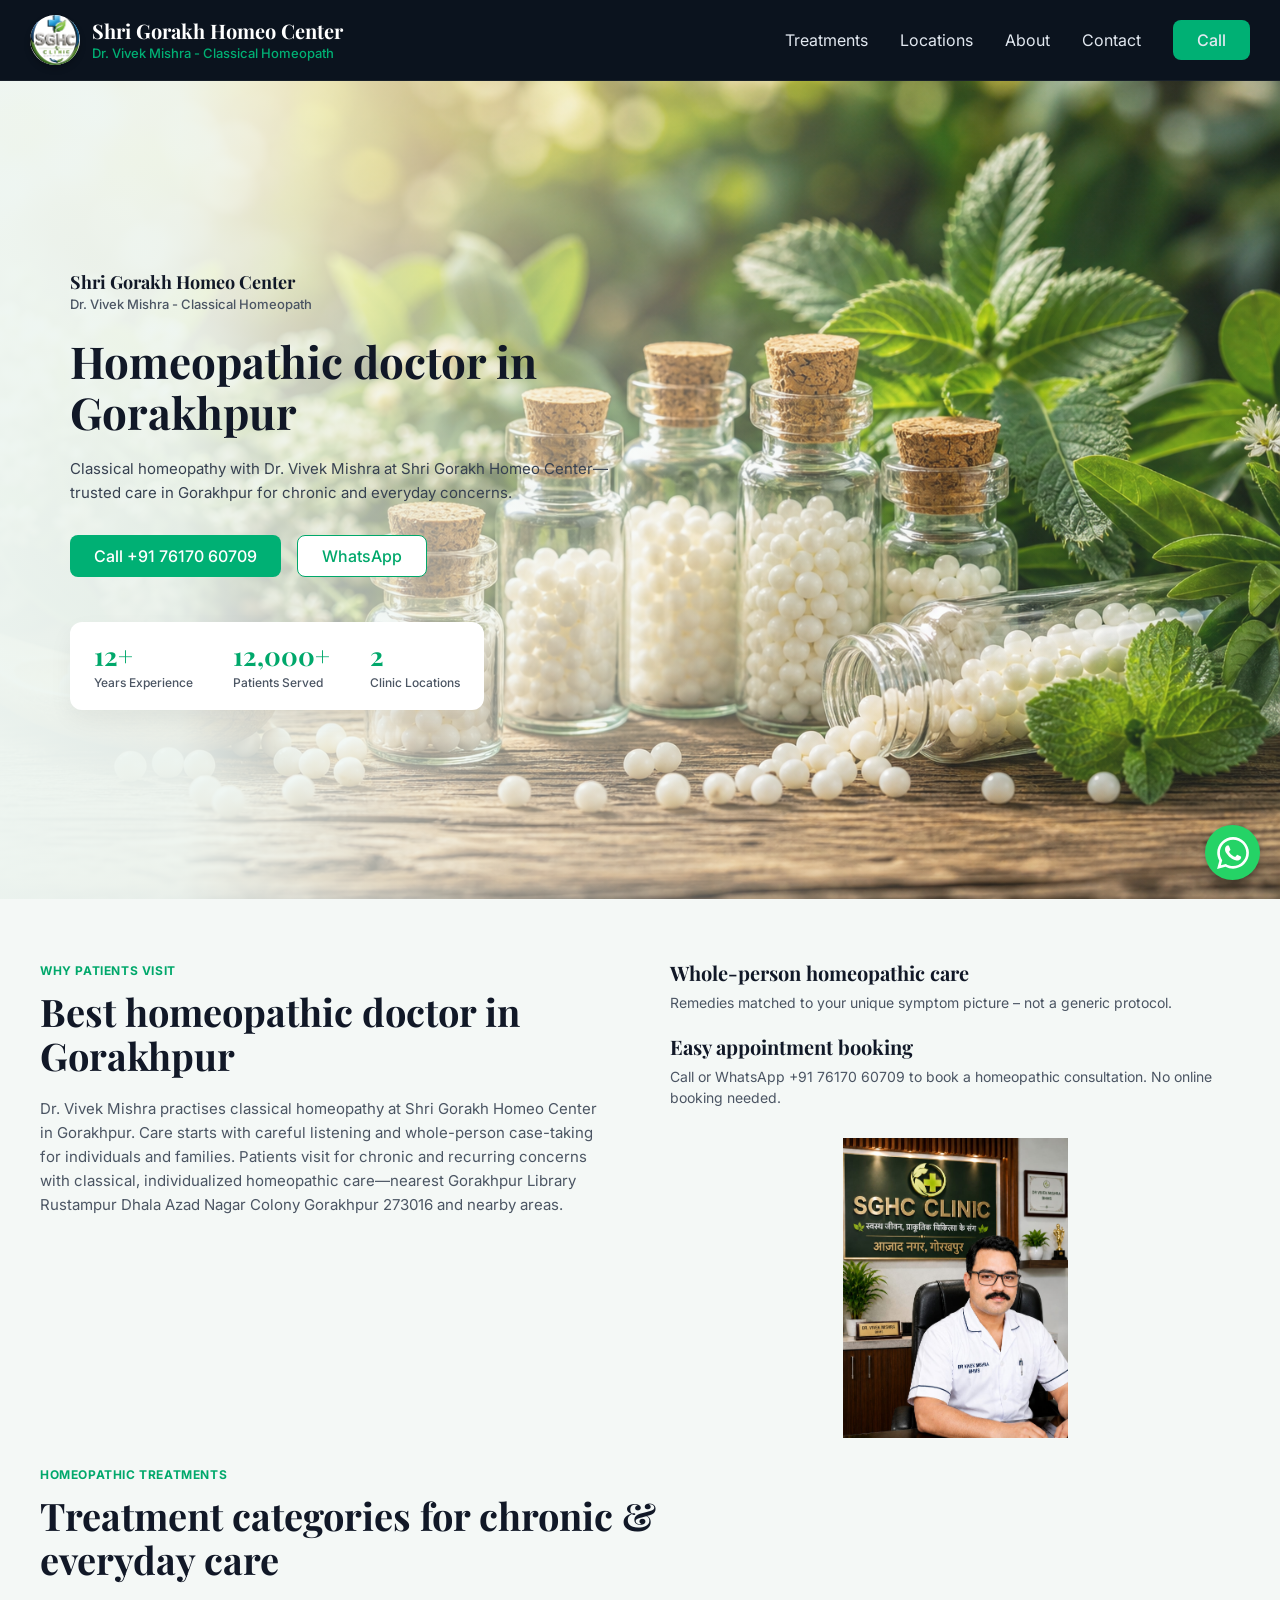
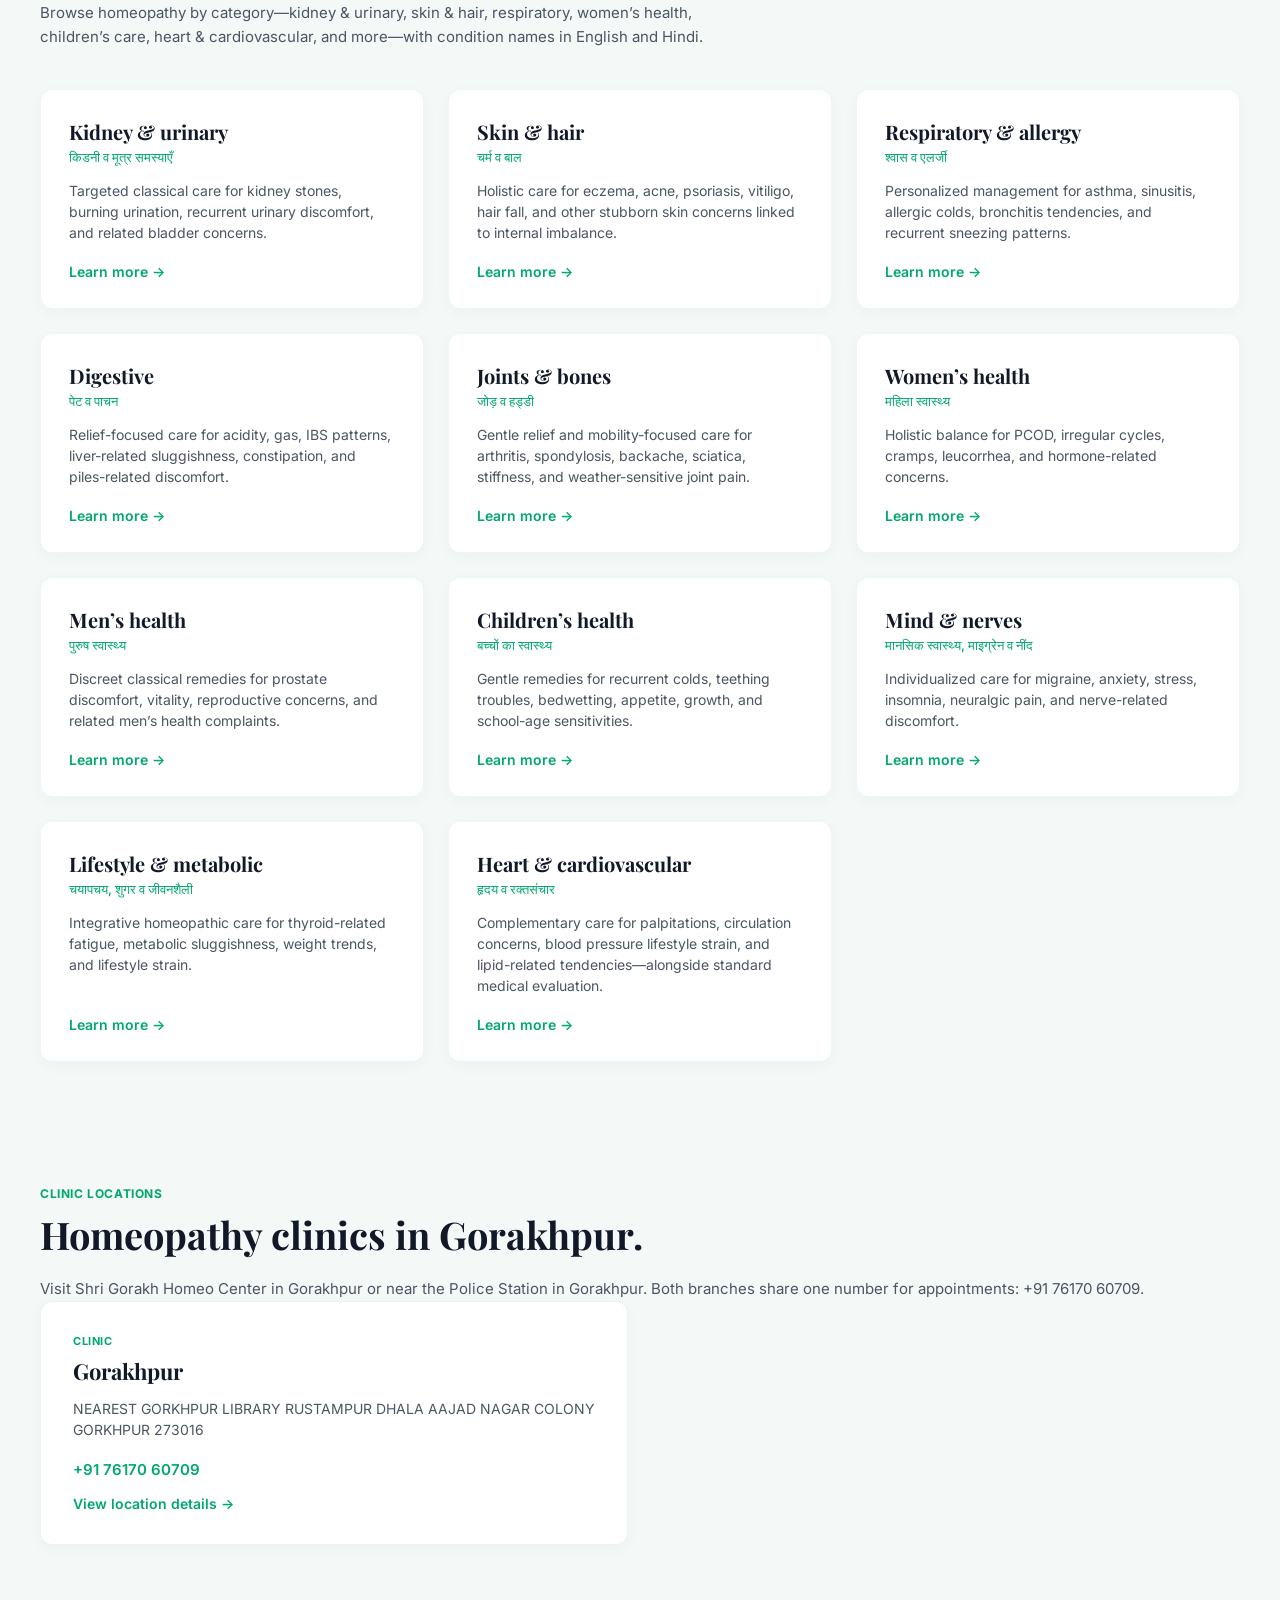
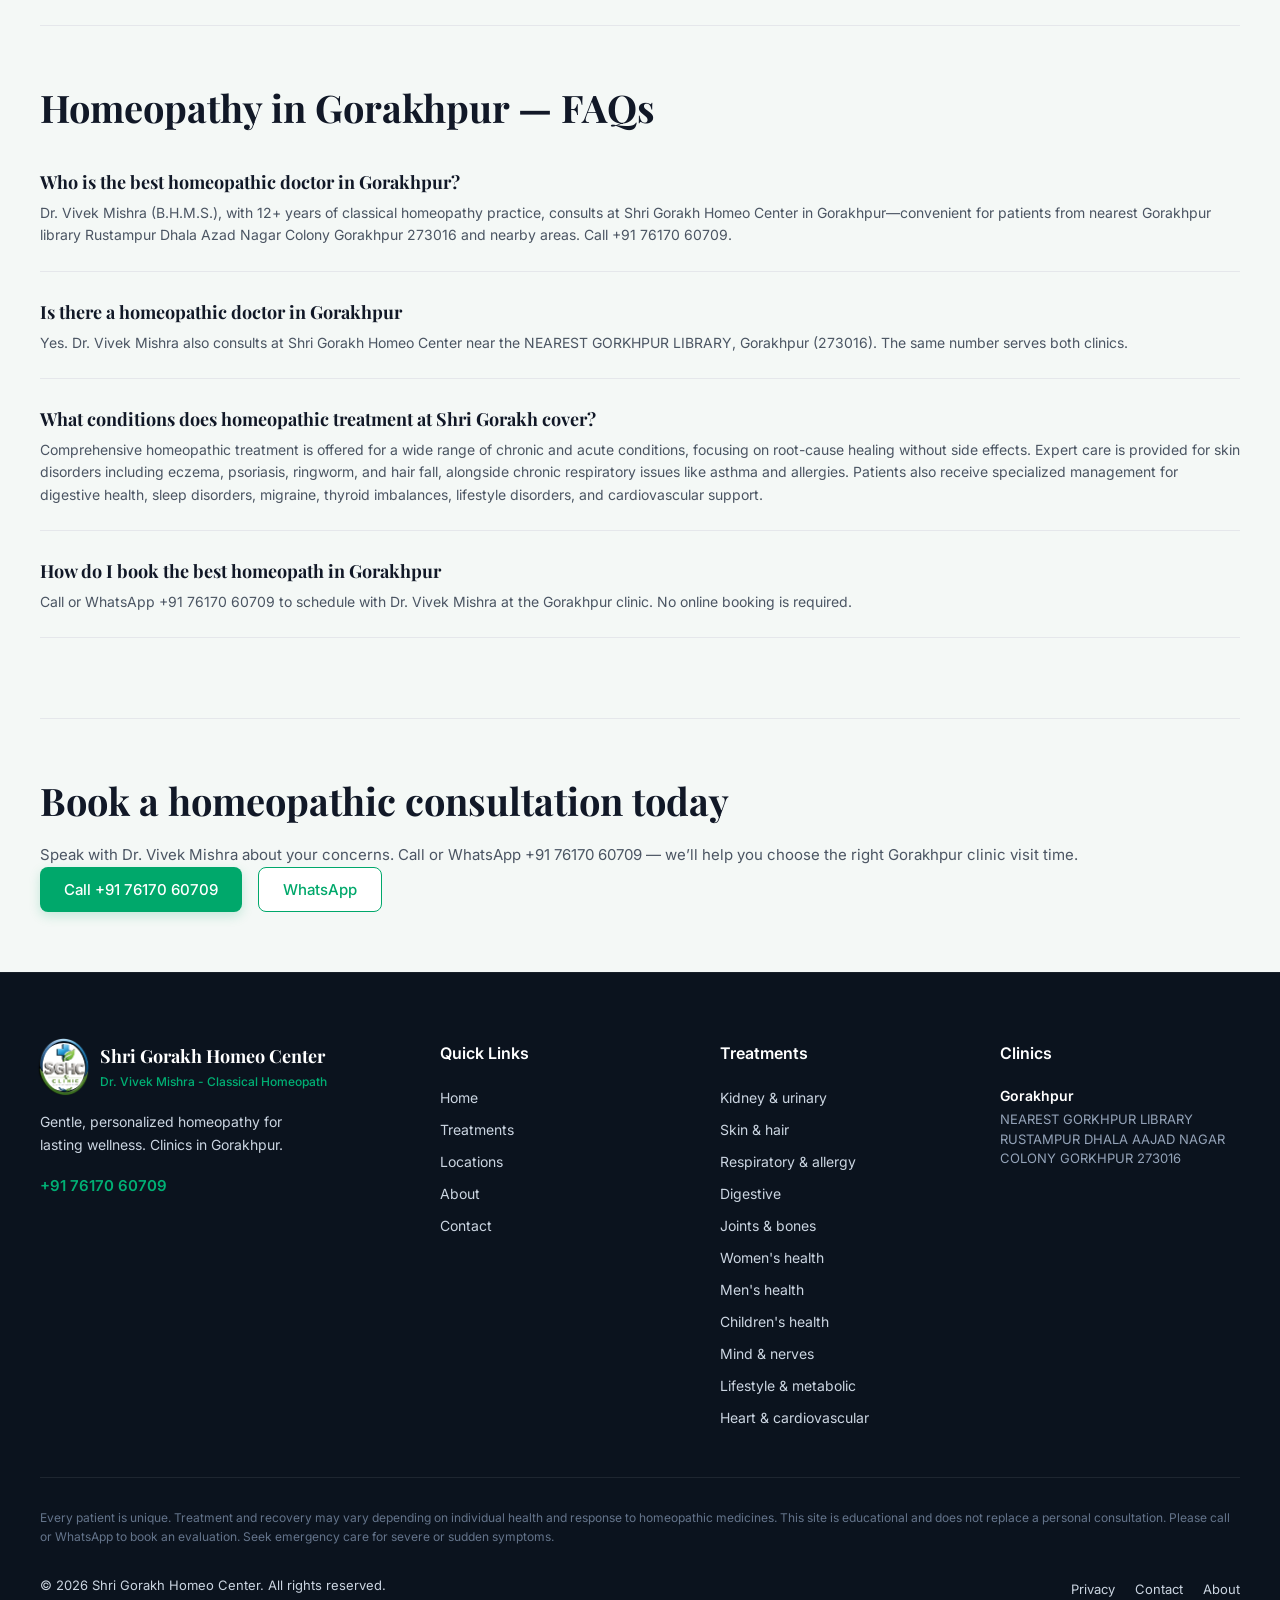
<file: index.html>
<!DOCTYPE html>
<html lang="en">

<head>
    <meta charset="UTF-8">
    <meta name="viewport" content="width=device-width, initial-scale=1.0">
    <title>Shri Gorakh Homeo  Center</title>
    <link
        href="https://fonts.googleapis.com/css2?family=Playfair+Display:wght@500;700&family=Inter:wght@400;500;600&display=swap"
        rel="stylesheet">
    <link rel="stylesheet" href="css/style.css">

</head>

<body>

    <header>
        <div class="brand-container">
            <div class="logo-wrapper">
                <a href="index.html">
                    <img src="image/logo.png" alt="Clinic Logo">
                </a>
            </div>
            <div class="brand-text">
                <h1>Shri Gorakh Homeo  Center</h1>
                <p>Dr. Vivek Mishra - Classical Homeopath</p>
            </div>
        </div>

        <nav class="nav-links">
            <a href="treatments.html">Treatments</a>
            <a href="locations.html">Locations</a>
            <a href="about.html">About</a>
            <a href="contact.html">Contact</a>
            <a href="tel:+917617060709" class="btn-call">Call</a>
        </nav>

        <button class="menu-toggle" id="menuToggle" aria-label="Toggle Menu">
            <span></span>
            <span></span>
            <span></span>
        </button>
    </header>

    <div class="mobile-dropdown" id="mobileDropdown">
        <a href="treatments.html" class="nav-item">Treatments</a>
        <a href="locations.html" class="nav-item">Locations</a>
        <a href="about.html" class="nav-item">About</a>
        <a href="contact.html" class="nav-item">Contact</a>
        <a href="tel:+917617060709" class="btn-call">Call +91 76170 60709</a>
    </div>

    <section class="hero-section">
        <div class="hero-container">
            <div class="hero-content">
                <div class="hero-subtitle-top">Shri Gorakh Homeo Center</div>
                <div class="hero-doctor-name">Dr. Vivek Mishra - Classical Homeopath</div>

                <h1 class="hero-title">Homeopathic doctor in Gorakhpur</h1>

                <p class="hero-description">
                    Classical homeopathy with Dr. Vivek Mishra at Shri Gorakh Homeo Center—trusted care in Gorakhpur for
                    chronic and everyday concerns.
                </p>

                <div class="hero-buttons">
                    <a href="tel:+917617060709" class="btn-call">Call +91 76170 60709</a>
                    <a href="https://wa.me/917617060709" class="btn-whatsapp" target="_blank">WhatsApp</a>
                </div>

                <div class="hero-stats">
                    <div class="stat-item">
                        <span class="stat-number">12+</span>
                        <span class="stat-label">Years Experience</span>
                    </div>
                    <div class="stat-item">
                        <span class="stat-number">12,000+</span>
                        <span class="stat-label">Patients Served</span>
                    </div>
                    <div class="stat-item">
                        <span class="stat-number">2</span>
                        <span class="stat-label">Clinic Locations</span>
                    </div>
                </div>
            </div>
        </div>
    </section>


    <section class="clinic-sections-wrapper" id="treatments">
        <div class="why-visit-container">
            <div class="why-visit-left">
                <span class="section-tag">WHY PATIENTS VISIT</span>
                <h2 class="section-main-title">Best homeopathic doctor in Gorakhpur</h2>
                <p class="section-main-desc">
                    Dr. Vivek Mishra practises classical homeopathy at Shri Gorakh Homeo Center in Gorakhpur. Care
                    starts with careful listening and whole-person case-taking for individuals and families. Patients
                    visit for chronic and recurring concerns with classical, individualized homeopathic care—nearest
                    Gorakhpur Library Rustampur Dhala Azad Nagar Colony Gorakhpur 273016 and nearby areas. </p>
            </div>
            <div class="why-visit-right">
                <div class="feature-item">
                    <h3>Whole-person homeopathic care</h3>
                    <p>Remedies matched to your unique symptom picture – not a generic protocol.</p>
                </div>

                <div class="feature-item">
                    <h3>Easy appointment booking</h3>
                    <p>Call or WhatsApp +91 76170 60709 to book a homeopathic consultation. No online booking needed.
                    </p>
                </div>

                <!-- Added Image Container -->
                <div class="clinic-image-item">
                    <img src="image/image.jpeg" alt="Dr. Vivek Mishra consulting family at Shri Gorakh Homeo Center"
                        class="why-visit-img">
                </div>
            </div>
        </div>

        <div class="treatments-container">
            <div class="treatments-header">
                <span class="section-tag">HOMEOPATHIC TREATMENTS</span>
                <h2 class="section-main-title">Treatment categories for chronic & everyday care</h2>
                <p class="section-main-desc">
                    Browse homeopathy by category—kidney & urinary, skin & hair, respiratory, women’s health, children’s
                    care, heart & cardiovascular, and more—with condition names in English and Hindi.
                </p>
            </div>

            <div class="treatment-grid">
                <div class="treatment-card">
                    <h3>Kidney & urinary</h3>
                    <span class="hindi-text">किडनी व मूत्र समस्याएँ</span>
                    <p>Targeted classical care for kidney stones, burning urination, recurrent urinary discomfort, and
                        related bladder concerns.</p>
                    <a href="#learn-more" class="learn-more-link">Learn more &rarr;</a>
                </div>

                <div class="treatment-card">
                    <h3>Skin & hair</h3>
                    <span class="hindi-text">चर्म व बाल</span>
                    <p>Holistic care for eczema, acne, psoriasis, vitiligo, hair fall, and other stubborn skin concerns
                        linked to internal imbalance.</p>
                    <a href="#learn-more" class="learn-more-link">Learn more &rarr;</a>
                </div>

                <div class="treatment-card">
                    <h3>Respiratory & allergy</h3>
                    <span class="hindi-text">श्वास व एलर्जी</span>
                    <p>Personalized management for asthma, sinusitis, allergic colds, bronchitis tendencies, and
                        recurrent sneezing patterns.</p>
                    <a href="#learn-more" class="learn-more-link">Learn more &rarr;</a>
                </div>

                <div class="treatment-card">
                    <h3>Digestive</h3>
                    <span class="hindi-text">पेट व पाचन</span>
                    <p>Relief-focused care for acidity, gas, IBS patterns, liver-related sluggishness, constipation, and
                        piles-related discomfort.</p>
                    <a href="#learn-more" class="learn-more-link">Learn more &rarr;</a>
                </div>

                <div class="treatment-card">
                    <h3>Joints & bones</h3>
                    <span class="hindi-text">जोड़ व हड्डी</span>
                    <p>Gentle relief and mobility-focused care for arthritis, spondylosis, backache, sciatica,
                        stiffness, and weather-sensitive joint pain.</p>
                    <a href="#learn-more" class="learn-more-link">Learn more &rarr;</a>
                </div>

                <div class="treatment-card">
                    <h3>Women’s health</h3>
                    <span class="hindi-text">महिला स्वास्थ्य</span>
                    <p>Holistic balance for PCOD, irregular cycles, cramps, leucorrhea, and hormone-related concerns.
                    </p>
                    <a href="#learn-more" class="learn-more-link">Learn more &rarr;</a>
                </div>

                <div class="treatment-card">
                    <h3>Men’s health</h3>
                    <span class="hindi-text">पुरुष स्वास्थ्य</span>
                    <p>Discreet classical remedies for prostate discomfort, vitality, reproductive concerns, and related
                        men’s health complaints.</p>
                    <a href="#learn-more" class="learn-more-link">Learn more &rarr;</a>
                </div>

                <div class="treatment-card">
                    <h3>Children’s health</h3>
                    <span class="hindi-text">बच्चों का स्वास्थ्य</span>
                    <p>Gentle remedies for recurrent colds, teething troubles, bedwetting, appetite, growth, and
                        school-age sensitivities.</p>
                    <a href="#learn-more" class="learn-more-link">Learn more &rarr;</a>
                </div>

                <div class="treatment-card">
                    <h3>Mind & nerves</h3>
                    <span class="hindi-text">मानसिक स्वास्थ्य, माइग्रेन व नींद</span>
                    <p>Individualized care for migraine, anxiety, stress, insomnia, neuralgic pain, and nerve-related
                        discomfort.</p>
                    <a href="#learn-more" class="learn-more-link">Learn more &rarr;</a>
                </div>

                <div class="treatment-card">
                    <h3>Lifestyle & metabolic</h3>
                    <span class="hindi-text">चयापचय, शुगर व जीवनशैली</span>
                    <p>Integrative homeopathic care for thyroid-related fatigue, metabolic sluggishness, weight trends,
                        and lifestyle strain.</p>
                    <a href="#learn-more" class="learn-more-link">Learn more &rarr;</a>
                </div>

                <div class="treatment-card">
                    <h3>Heart & cardiovascular</h3>
                    <span class="hindi-text">हृदय व रक्तसंचार</span>
                    <p>Complementary care for palpitations, circulation concerns, blood pressure lifestyle strain, and
                        lipid-related tendencies—alongside standard medical evaluation.</p>
                    <a href="#learn-more" class="learn-more-link">Learn more &rarr;</a>
                </div>
            </div>
        </div>
    </section>

    <style>
        /* CSS to style the newly added image nicely within your layout */
        .why-visit-right {
            display: flex;
            flex-direction: column;
            gap: 20px;
        }

        .clinic-image-item {
            width: 100%;
            margin-top: 10px;
            border-radius: 8px;
            overflow: hidden;
        }

        .why-visit-img {
            width: 100%;
            height: 300px;
            display: block;
            object-fit: contain;
            border-radius: 8px;
        }
    </style>

    <!-- Clinic Locations, FAQ & Booking Section -->
    <div class="clinic-complete-section" id="locations">

        <!-- 1. Clinic Locations Section -->
        <div class="locations-wrapper">
            <span class="section-tag">CLINIC LOCATIONS</span>
            <h2 class="section-main-title">Homeopathy clinics in Gorakhpur.</h2>
            <p class="section-main-desc">
                Visit Shri Gorakh Homeo Center in Gorakhpur or near the Police Station in Gorakhpur. Both branches share
                one number for appointments: +91 76170 60709.
            </p>

            <div class="location-cards-grid">
                <!-- Card 1: Gorakhpur -->
                <div class="location-card">
                    <span class="card-tag">CLINIC</span>
                    <h3>Gorakhpur</h3>
                    <p class="address-text">NEAREST GORKHPUR LIBRARY RUSTAMPUR DHALA AAJAD NAGAR COLONY GORKHPUR 273016
                    </p>
                    <a href="tel:+917617060709" class="phone-link">+91 76170 60709</a>
                    <a href="#gorakhpur-details" class="details-link">View location details &rarr;</a>
                </div>
            </div>
        </div>

        <!-- 2. FAQs Section -->
        <div class="faq-wrapper" id="about">
            <h2 class="section-main-title faq-main-title">Homeopathy in Gorakhpur — FAQs</h2>

            <div class="faq-list">
                <!-- FAQ Item 1 -->
                <div class="faq-item">
                    <h3>Who is the best homeopathic doctor in Gorakhpur?</h3>
                    <p>Dr. Vivek Mishra (B.H.M.S.), with 12+ years of classical homeopathy practice, consults at Shri
                        Gorakh Homeo Center in Gorakhpur—convenient for patients from nearest Gorakhpur library
                        Rustampur Dhala Azad Nagar Colony Gorakhpur 273016 and nearby areas. Call +91 76170 60709.</p>
                </div>



                <!-- FAQ Item 2 -->
                <div class="faq-item">
                    <h3>Is there a homeopathic doctor in Gorakhpur</h3>
                    <p>Yes. Dr. Vivek Mishra also consults at Shri Gorakh Homeo Center near the NEAREST GORKHPUR
                        LIBRARY, Gorakhpur (273016). The same number serves both clinics.</p>
                </div>

                <!-- FAQ Item 4 -->
                <div class="faq-item">
                    <h3>What conditions does homeopathic treatment at Shri Gorakh cover?</h3>
                    <p>Comprehensive homeopathic treatment is offered for a wide range of chronic and acute conditions,
                        focusing on root-cause healing without side effects. Expert care is provided for skin disorders
                        including eczema, psoriasis, ringworm, and hair fall, alongside chronic respiratory issues like
                        asthma and allergies. Patients also receive specialized management for digestive health, sleep
                        disorders, migraine, thyroid imbalances, lifestyle disorders, and cardiovascular support.</p>
                </div>

                <!-- FAQ Item 5 -->
                <div class="faq-item">
                    <h3>How do I book the best homeopath in Gorakhpur</h3>
                    <p>Call or WhatsApp +91 76170 60709 to schedule with Dr. Vivek Mishra at the Gorakhpur clinic. No
                        online booking is required.</p>
                </div>
            </div>
        </div>

        <!-- 3. Final Call to Action Section -->
        <div class="cta-banner" id="contact">
            <h2 class="section-main-title">Book a homeopathic consultation today</h2>
            <p class="section-main-desc">
                Speak with Dr. Vivek Mishra about your concerns. Call or WhatsApp +91 76170 60709 — we’ll help you
                choose the right Gorakhpur clinic visit time.
            </p>
            <div class="cta-buttons">
                <a href="tel:+917617060709" class="btn btn-call">Call +91 76170 60709</a>
                <a href="https://wa.me/917617060709" class="btn btn-whatsapp" target="_blank">WhatsApp</a>
            </div>
        </div>

    </div>

    <!-- Footer Section HTML -->
    <footer class="site-footer">
        <div class="footer-container">

            <!-- Top Columns -->
            <div class="footer-top">

                <!-- Column 1: Brand Info -->
                <div class="footer-brand">
                    <div class="footer-logo-row">
           <div class="footer-logo-icon">
    <img src="image/logo.png" alt="Shri Gorakh Homeo Center Logo" class="footer-logo-img" id="unique-footer-logo-id" width="26" height="26">
</div>

<style>
    /* Scoped styles for the footer logo image */
    .footer-logo-icon {
        display: inline-flex;
        align-items: center;
        justify-content: center;
    }

    .footer-logo-img {
        width: 62px;
        height: 62px;
        object-fit: contain;
        display: block;
    }
</style>
                        <div class="footer-brand-text">
                            <h3>Shri Gorakh Homeo  Center</h3>
                            <span>Dr. Vivek Mishra - Classical Homeopath</span>
                        </div>
                    </div>
                    <p class="footer-desc">Gentle, personalized homeopathy for lasting wellness. Clinics in Gorakhpur.
                    </p>
                    <a href="tel:+917617060709" class="footer-phone">+91 76170 60709</a>
                </div>

                <!-- Column 2: Quick Links -->
                <div>
                    <h4 class="footer-heading">Quick Links</h4>
                    <ul class="footer-links">
                        <li><a href="#">Home</a></li>
                        <li><a href="#treatments">Treatments</a></li>
                        <li><a href="#locations">Locations</a></li>
                        <li><a href="#about">About</a></li>
                        <li><a href="#contact">Contact</a></li>
                    </ul>
                </div>

                <!-- Column 3: Treatments -->
                <div>
                    <h4 class="footer-heading">Treatments</h4>
                    <ul class="footer-links">
                        <li><a href="#treatments">Kidney & urinary</a></li>
                        <li><a href="#treatments">Skin & hair</a></li>
                        <li><a href="#treatments">Respiratory & allergy</a></li>
                        <li><a href="#treatments">Digestive</a></li>
                        <li><a href="#treatments">Joints & bones</a></li>
                        <li><a href="#treatments">Women's health</a></li>
                        <li><a href="#treatments">Men's health</a></li>
                        <li><a href="#treatments">Children's health</a></li>
                        <li><a href="#treatments">Mind & nerves</a></li>
                        <li><a href="#treatments">Lifestyle & metabolic</a></li>
                        <li><a href="#treatments">Heart & cardiovascular</a></li>
                    </ul>
                </div>

                <!-- Column 4: Clinics -->
                <div>
                    <h4 class="footer-heading">Clinics</h4>
                    <div class="clinic-location">
                        <h4>Gorakhpur</h4>
                        <p>NEAREST GORKHPUR LIBRARY RUSTAMPUR DHALA AAJAD NAGAR COLONY GORKHPUR 273016</p>
                    </div>
                </div>

            </div>

            <div class="footer-divider"></div>

            <!-- Bottom Section -->
            <div class="footer-bottom">
                <p class="footer-disclaimer">
                    Every patient is unique. Treatment and recovery may vary depending on individual health and response
                    to homeopathic medicines. This site is educational and does not replace a personal consultation.
                    Please call or WhatsApp to book an evaluation. Seek emergency care for severe or sudden symptoms.
                </p>

                <div class="footer-meta">
                    <div class="copyright">
                        <p>&copy; <span id="currentYear">2026</span> Shri Gorakh Homeo  Center. All rights reserved.</p>
                    </div>

                    <div class="bottom-links">
                        <a href="#about">Privacy</a>
                        <a href="#contact">Contact</a>
                        <a href="#about">About</a>
                    </div>
                </div>
            </div>

        </div>
    </footer>

    <!-- Floating WhatsApp Button -->
    <a href="https://wa.me/917617060709" class="whatsapp-float" target="_blank" aria-label="WhatsApp Chat">
        <svg viewBox="0 0 24 24">
            <path
                d="M.057 24l1.687-6.163c-1.041-1.804-1.588-3.849-1.587-5.946.003-6.556 5.338-11.891 11.893-11.891 3.181.001 6.167 1.24 8.413 3.488 2.245 2.248 3.481 5.236 3.48 8.414-.003 6.557-5.338 11.892-11.893 11.892-1.99-.001-3.951-.5-5.688-1.448l-6.305 1.654zm6.597-3.807c1.676.995 3.276 1.591 5.392 1.592 5.448 0 9.886-4.434 9.889-9.885.002-5.462-4.415-9.89-9.881-9.892-5.452 0-9.887 4.434-9.889 9.884-.001 2.225.651 3.891 1.746 5.634l-.999 3.648 3.742-.981zm11.387-5.464c-.074-.124-.272-.198-.57-.347-.297-.149-1.758-.868-2.031-.967-.272-.099-.47-.149-.669.198-.198.347-.764.967-.937 1.165-.173.198-.347.223-.644.074-.297-.149-1.255-.462-2.39-1.475-.883-.788-1.48-1.761-1.653-2.059-.173-.297-.018-.458.13-.606.134-.133.297-.347.446-.521.151-.172.2-.296.3-.495.099-.198.05-.372-.025-.521-.075-.148-.669-1.611-.916-2.206-.242-.579-.487-.501-.669-.51l-.57-.01c-.198 0-.52.074-.792.372s-1.04 1.016-1.04 2.479 1.065 2.876 1.213 3.074c.149.198 2.095 3.2 5.076 4.487.709.306 1.263.489 1.694.626.712.226 1.36.194 1.872.118.571-.085 1.758-.719 2.006-1.413.248-.695.248-1.29.173-1.414z" />
        </svg>
    </a>

    <!-- JavaScript for dynamic year & smooth scroll functionality -->
    <script>
        document.addEventListener("DOMContentLoaded", function () {
            // Auto-update copyright year
            const yearElement = document.getElementById("currentYear");
            if (yearElement) {
                yearElement.textContent = new Date().getFullYear();
            }

            // Mobile menu toggle functionality
            const menuToggle = document.getElementById('menuToggle');
            const mobileDropdown = document.getElementById('mobileDropdown');

            if (menuToggle && mobileDropdown) {
                menuToggle.addEventListener('click', () => {
                    menuToggle.classList.toggle('active');
                    mobileDropdown.classList.toggle('active');
                });

                // Close mobile dropdown when a link inside it is clicked
                mobileDropdown.querySelectorAll('a').forEach(link => {
                    link.addEventListener('click', () => {
                        menuToggle.classList.remove('active');
                        mobileDropdown.classList.remove('active');
                    });
                });
            }

            // Smooth scroll for anchor links
            document.querySelectorAll('a[href^="#"]').forEach(anchor => {
                anchor.addEventListener('click', function (e) {
                    const targetId = this.getAttribute('href');
                    if (targetId === '#') return;

                    const target = document.querySelector(targetId);
                    if (target) {
                        e.preventDefault();
                        target.scrollIntoView({
                            behavior: 'smooth'
                        });
                    }
                });
            });
        });
    </script>
</body>

</html>
</file>
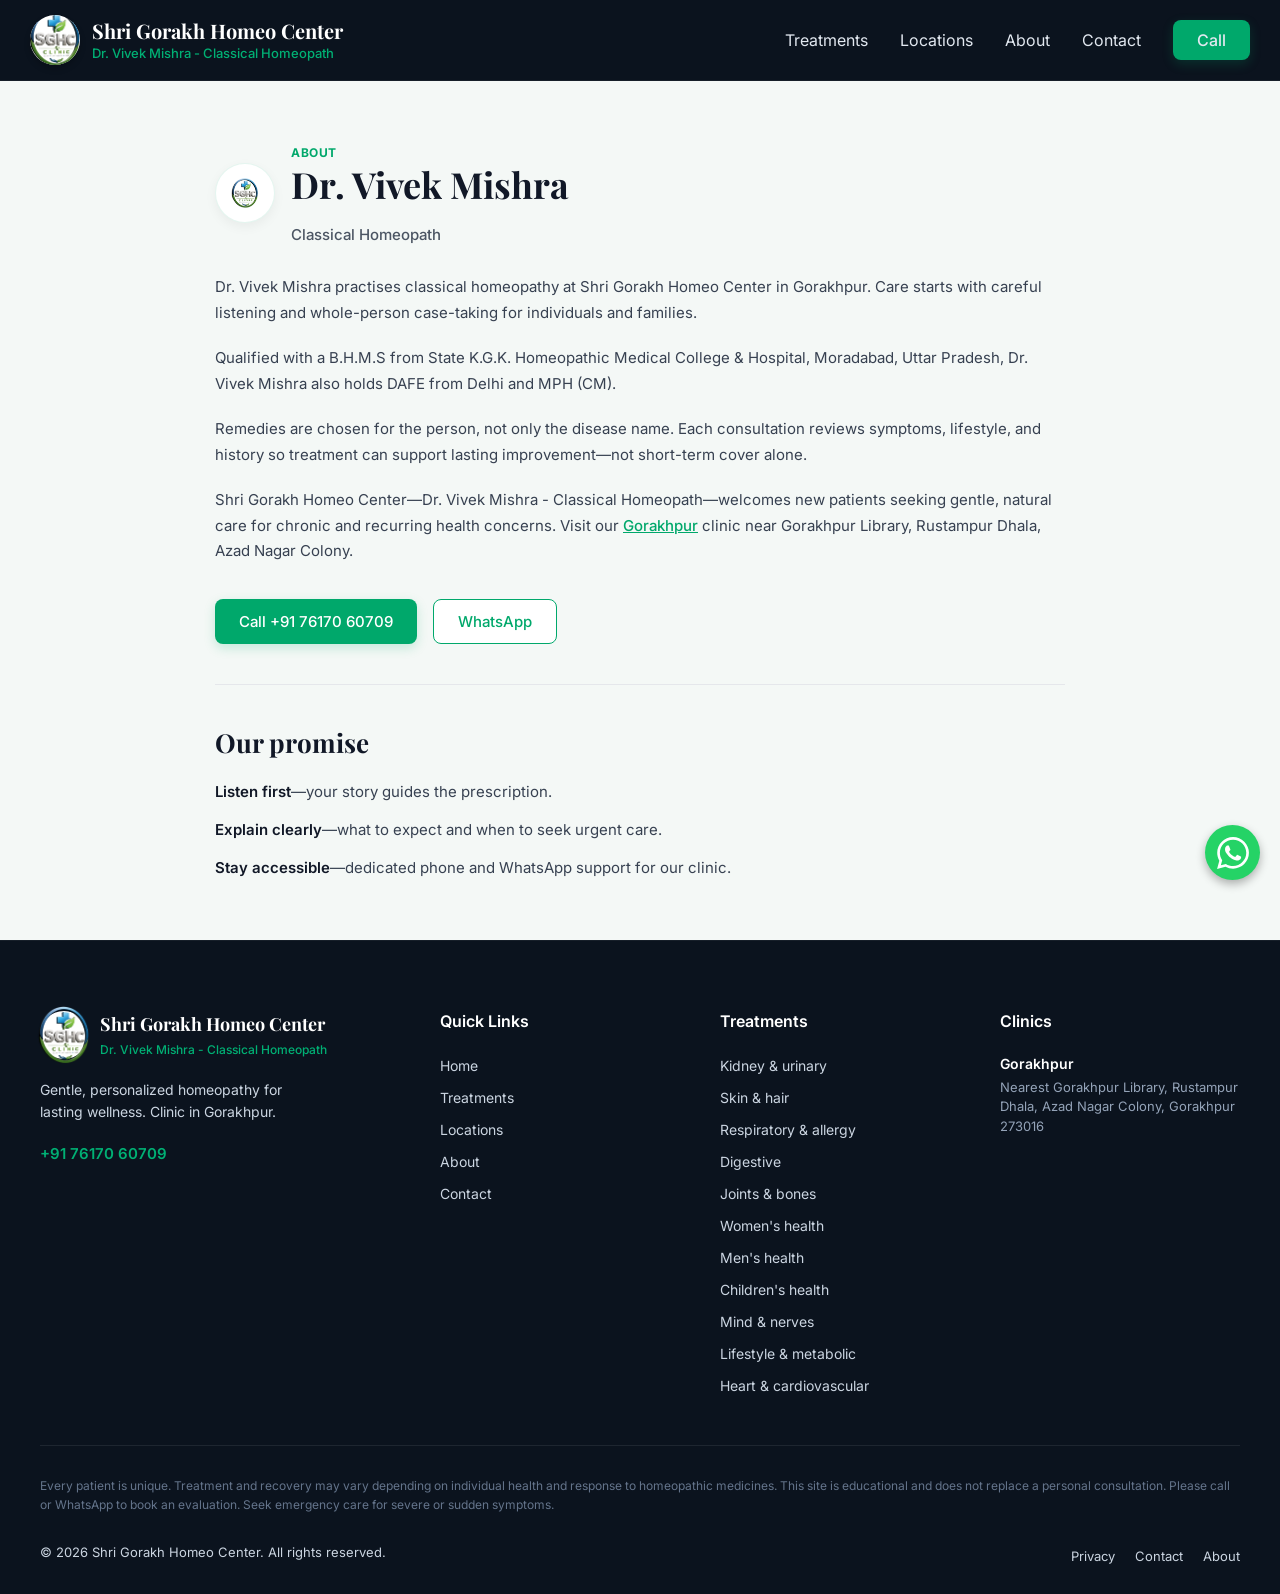
<file: about.html>
<!DOCTYPE html>
<html lang="en">
<head>
    <meta charset="UTF-8">
    <meta name="viewport" content="width=device-width, initial-scale=1.0">
    <title>Shri Gorakh Homeo  Center</title>
    <link href="https://fonts.googleapis.com/css2?family=Playfair+Display:wght@500;700&family=Inter:wght@400;500;600&display=swap" rel="stylesheet">
    <link rel="stylesheet" href="css/style.css">
</head>
<body>

    <header>
<div class="brand-container">
            <div class="logo-wrapper">
                <a href="index.html">
                    <img src="image/logo.png" alt="Clinic Logo">
                </a>
            </div>
            <div class="brand-text">
                <h1>Shri Gorakh Homeo  Center</h1>
                <p>Dr. Vivek Mishra - Classical Homeopath</p>
            </div>
        </div>

        <nav class="nav-links">
            <a href="treatments.html">Treatments</a>
            <a href="locations.html">Locations</a>
            <a href="about.html">About</a>
            <a href="contact.html">Contact</a>
            <a href="tel:+917617060709" class="btn-call">Call</a>
        </nav>

        <button class="menu-toggle" id="menuToggle" aria-label="Toggle Menu">
            <span></span>
            <span></span>
            <span></span>
        </button>
    </header>

    <div class="mobile-dropdown" id="mobileDropdown">
        <a href="treatments.html" class="nav-item">Treatments</a>
        <a href="locations.html" class="nav-item">Locations</a>
        <a href="about.html" class="nav-item">About</a>
        <a href="contact.html" class="nav-item">Contact</a>
        <a href="tel:+917617060709" class="btn-call">Call +91 76170 60709</a>
    </div>

    <div class="about-page-wrapper">
        <div class="about-content-container">
            
            <div class="about-header-flex">
                <div class="about-logo-badge">
                    <img src="image/logo.png" width="32" height="32" alt="Logo">
                </div>
                <div>
                    <span class="section-tag">ABOUT</span>
                    <h2 class="section-main-title">Dr. Vivek Mishra</h2>
                    <p class="section-subtitle">Classical Homeopath</p>
                </div>
            </div>

            <div class="about-text-body">
                <p>
                    Dr. Vivek Mishra practises classical homeopathy at Shri Gorakh Homeo  Center in Gorakhpur. Care starts with careful listening and whole-person case-taking for individuals and families.
                </p>
                <p>
                    Qualified with a B.H.M.S from State K.G.K. Homeopathic Medical College & Hospital, Moradabad, Uttar Pradesh, Dr. Vivek Mishra also holds DAFE from Delhi and MPH (CM).
                </p>
                <p>
                    Remedies are chosen for the person, not only the disease name. Each consultation reviews symptoms, lifestyle, and history so treatment can support lasting improvement—not short-term cover alone.
                </p>
                <p>
                    Shri Gorakh Homeo  Center—Dr. Vivek Mishra - Classical Homeopath—welcomes new patients seeking gentle, natural care for chronic and recurring health concerns. Visit our <a href="#gorakhpur" class="inline-link">Gorakhpur</a> clinic near Gorakhpur Library, Rustampur Dhala, Azad Nagar Colony.
                </p>
            </div>

            <div class="about-action-buttons">
                <a href="tel:+917617060709" class="btn btn-call">Call +91 76170 60709</a>
                <a href="https://wa.me/917617060709" class="btn btn-whatsapp" target="_blank">WhatsApp</a>
            </div>

            <div class="about-divider"></div>

            <div class="promise-section">
                <h3 class="promise-title">Our promise</h3>
                <ul class="promise-list">
                    <li>
                        <strong>Listen first</strong>—your story guides the prescription.
                    </li>
                    <li>
                        <strong>Explain clearly</strong>—what to expect and when to seek urgent care.
                    </li>
                    <li>
                        <strong>Stay accessible</strong>—dedicated phone and WhatsApp support for our clinic.
                    </li>
                </ul>
            </div>

        </div>
    </div>

<style>
    /* Scoped CSS for About Section */
    .about-page-wrapper {
        font-family: 'Inter', sans-serif;
        background-color: #f4f8f6;
        color: #111827;
        padding: 60px 20px;
        width: 100%;
        box-sizing: border-box;
    }

    .about-content-container {
        max-width: 850px;
        margin: 0 auto;
    }

    .about-header-flex {
        display: flex;
        align-items: center;
        gap: 16px;
        margin-bottom: 30px;
    }

    .about-logo-badge {
        width: 60px;
        height: 60px;
        min-width: 60px;
        border-radius: 50%;
        background-color: #ffffff;
        display: flex;
        justify-content: center;
        align-items: center;
        box-shadow: 0 4px 12px rgba(0, 0, 0, 0.05);
        border: 1px solid rgba(0, 168, 107, 0.1);
    }

    .section-tag {
        display: inline-block;
        font-size: 12px;
        font-weight: 700;
        letter-spacing: 0.05em;
        color: #00a86b;
        margin-bottom: 4px;
        text-transform: uppercase;
    }

    .section-main-title {
        font-family: 'Playfair Display', serif;
        font-size: 36px;
        font-weight: 700;
        color: #111827;
        line-height: 1.15;
    }

    .section-subtitle {
        font-size: 15px;
        color: #4b5563;
        font-weight: 500;
        margin-top: 2px;
    }

    .about-text-body {
        display: flex;
        flex-direction: column;
        gap: 20px;
        font-size: 15px;
        line-height: 1.7;
        color: #374151;
        margin-bottom: 35px;
    }

    .inline-link {
        color: #00a86b;
        text-decoration: underline;
        font-weight: 500;
    }

    .inline-link:hover {
        color: #008f5a;
    }

    .about-action-buttons {
        display: flex;
        gap: 16px;
        margin-bottom: 40px;
        flex-wrap: wrap;
    }

    .btn {
        display: inline-flex;
        align-items: center;
        justify-content: center;
        padding: 12px 24px;
        font-size: 15px;
        font-weight: 500;
        border-radius: 8px;
        text-decoration: none;
        cursor: pointer;
        transition: all 0.3s ease;
    }

    .btn-call {
        background-color: #00a86b;
        color: #ffffff;
        box-shadow: 0 4px 12px rgba(0, 168, 107, 0.2);
    }

    .btn-call:hover {
        background-color: #008f5a;
    }

    .btn-whatsapp {
        background-color: #ffffff;
        color: #00a86b;
        border: 1px solid #00a86b;
    }

    .btn-whatsapp:hover {
        background-color: #f0fdf4;
    }

    .about-divider {
        height: 1px;
        background-color: #e5e7eb;
        margin-bottom: 40px;
    }

    .promise-section {
        display: flex;
        flex-direction: column;
        gap: 16px;
    }

    .promise-title {
        font-family: 'Playfair Display', serif;
        font-size: 26px;
        font-weight: 700;
        color: #111827;
        margin-bottom: 4px;
    }

    .promise-list {
        list-style: none;
        padding: 0;
        margin: 0;
        display: flex;
        flex-direction: column;
        gap: 14px;
    }

    .promise-list li {
        font-size: 15px;
        line-height: 1.6;
        color: #374151;
    }

    .promise-list li strong {
        color: #111827;
        font-weight: 600;
    }

    /* Responsive Media Queries */
    @media (max-width: 768px) {
        .section-main-title {
            font-size: 28px;
        }

        .about-action-buttons {
            flex-direction: column;
            gap: 12px;
        }

        .btn {
            width: 100%;
            text-align: center;
        }

        .about-page-wrapper {
            padding: 40px 16px;
        }
    }
</style>

    <footer class="site-footer">
        <div class="footer-container">
            
            <div class="footer-top">
                
                <div class="footer-brand">
                    <div class="footer-logo-row">
<div class="footer-logo-icon">
    <img src="image/logo.png" alt="Shri Gorakh Homeo  Center Logo" class="footer-logo-img" id="unique-footer-logo-id" width="26" height="26">
</div>

<style>
    /* Scoped styles for the footer logo image */
    .footer-logo-icon {
        display: inline-flex;
        align-items: center;
        justify-content: center;
    }

    .footer-logo-img {
        width: 62px;
        height: 62px;
        object-fit: contain;
        display: block;
    }
</style>
                        <div class="footer-brand-text">
                            <h3>Shri Gorakh Homeo  Center</h3>
                            <span>Dr. Vivek Mishra - Classical Homeopath</span>
                        </div>
                    </div>
                    <p class="footer-desc">Gentle, personalized homeopathy for lasting wellness. Clinic in Gorakhpur.</p>
                    <a href="tel:+917617060709" class="footer-phone">+91 76170 60709</a>
                </div>

                <div>
                    <h4 class="footer-heading">Quick Links</h4>
                    <ul class="footer-links">
                        <li><a href="#">Home</a></li>
                        <li><a href="treatments.html">Treatments</a></li>
                        <li><a href="locations.html">Locations</a></li>
                        <li><a href="about.html">About</a></li>
                        <li><a href="contact.html">Contact</a></li>
                    </ul>
                </div>

                <div>
                    <h4 class="footer-heading">Treatments</h4>
                    <ul class="footer-links">
                        <li><a href="treatments.html">Kidney & urinary</a></li>
                        <li><a href="treatments.html">Skin & hair</a></li>
                        <li><a href="treatments.html">Respiratory & allergy</a></li>
                        <li><a href="treatments.html">Digestive</a></li>
                        <li><a href="treatments.html">Joints & bones</a></li>
                        <li><a href="treatments.html">Women's health</a></li>
                        <li><a href="treatments.html">Men's health</a></li>
                        <li><a href="treatments.html">Children's health</a></li>
                        <li><a href="treatments.html">Mind & nerves</a></li>
                        <li><a href="treatments.html">Lifestyle & metabolic</a></li>
                        <li><a href="treatments.html">Heart & cardiovascular</a></li>
                    </ul>
                </div>

                <div>
                    <h4 class="footer-heading">Clinics</h4>
                    <div class="clinic-location">
                        <h4>Gorakhpur</h4>
                        <p>Nearest Gorakhpur Library, Rustampur Dhala, Azad Nagar Colony, Gorakhpur 273016</p>
                    </div>
                </div>

            </div>

            <div class="footer-divider"></div>

            <div class="footer-bottom">
                <p class="footer-disclaimer">
                    Every patient is unique. Treatment and recovery may vary depending on individual health and response to homeopathic medicines. This site is educational and does not replace a personal consultation. Please call or WhatsApp to book an evaluation. Seek emergency care for severe or sudden symptoms.
                </p>
                
                <div class="footer-meta">
                    <div class="copyright">
                        <p>&copy; <span id="currentYear">2026</span> Shri Gorakh Homeo  Center. All rights reserved.</p>
                    </div>
                    
                    <div class="bottom-links">
                        <a href="about.html">Privacy</a>
                        <a href="contact.html">Contact</a>
                        <a href="about.html">About</a>
                    </div>
                </div>
            </div>

        </div>
    </footer>

    <a href="https://wa.me/917617060709" class="whatsapp-float" target="_blank" aria-label="WhatsApp Chat">
        <svg viewBox="0 0 24 24"><path d="M.057 24l1.687-6.163c-1.041-1.804-1.588-3.849-1.587-5.946.003-6.556 5.338-11.891 11.893-11.891 3.181.001 6.167 1.24 8.413 3.488 2.245 2.248 3.481 5.236 3.48 8.414-.003 6.557-5.338 11.892-11.893 11.892-1.99-.001-3.951-.5-5.688-1.448l-6.305 1.654zm6.597-3.807c1.676.995 3.276 1.591 5.392 1.592 5.448 0 9.886-4.434 9.889-9.885.002-5.462-4.415-9.89-9.881-9.892-5.452 0-9.887 4.434-9.889 9.884-.001 2.225.651 3.891 1.746 5.634l-.999 3.648 3.742-.981zm11.387-5.464c-.074-.124-.272-.198-.57-.347-.297-.149-1.758-.868-2.031-.967-.272-.099-.47-.149-.669.198-.198.347-.764.967-.937 1.165-.173.198-.347.223-.644.074-.297-.149-1.255-.462-2.39-1.475-.883-.788-1.48-1.761-1.653-2.059-.173-.297-.018-.458.13-.606.134-.133.297-.347.446-.521.151-.172.2-.296.3-.495.099-.198.05-.372-.025-.521-.075-.148-.669-1.611-.916-2.206-.242-.579-.487-.501-.669-.51l-.57-.01c-.198 0-.52.074-.792.372s-1.04 1.016-1.04 2.479 1.065 2.876 1.213 3.074c.149.198 2.095 3.2 5.076 4.487.709.306 1.263.489 1.694.626.712.226 1.36.194 1.872.118.571-.085 1.758-.719 2.006-1.413.248-.695.248-1.29.173-1.414z"/></svg>
    </a>

    <script>
        document.addEventListener("DOMContentLoaded", function() {
            // Auto-update copyright year
            const yearElement = document.getElementById("currentYear");
            if (yearElement) {
                yearElement.textContent = new Date().getFullYear(); 
            }

            // Mobile menu toggle functionality
            const menuToggle = document.getElementById('menuToggle');
            const mobileDropdown = document.getElementById('mobileDropdown');

            if (menuToggle && mobileDropdown) {
                menuToggle.addEventListener('click', () => {
                    menuToggle.classList.toggle('active');
                    mobileDropdown.classList.toggle('active');
                });

                // Close mobile dropdown when a link inside it is clicked
                mobileDropdown.querySelectorAll('a').forEach(link => {
                    link.addEventListener('click', () => {
                        menuToggle.classList.remove('active');
                        mobileDropdown.classList.remove('active');
                    });
                });
            }

            // Smooth scroll for anchor links
            document.querySelectorAll('a[href^="#"]').forEach(anchor => {
                anchor.addEventListener('click', function (e) {
                    const targetId = this.getAttribute('href');
                    if(targetId === '#') return;
                    
                    const target = document.querySelector(targetId);
                    if(target) {
                        e.preventDefault();
                        target.scrollIntoView({
                            behavior: 'smooth'
                        });
                    }
                });
            });
        });
    </script>
</body>
</html>
</file>
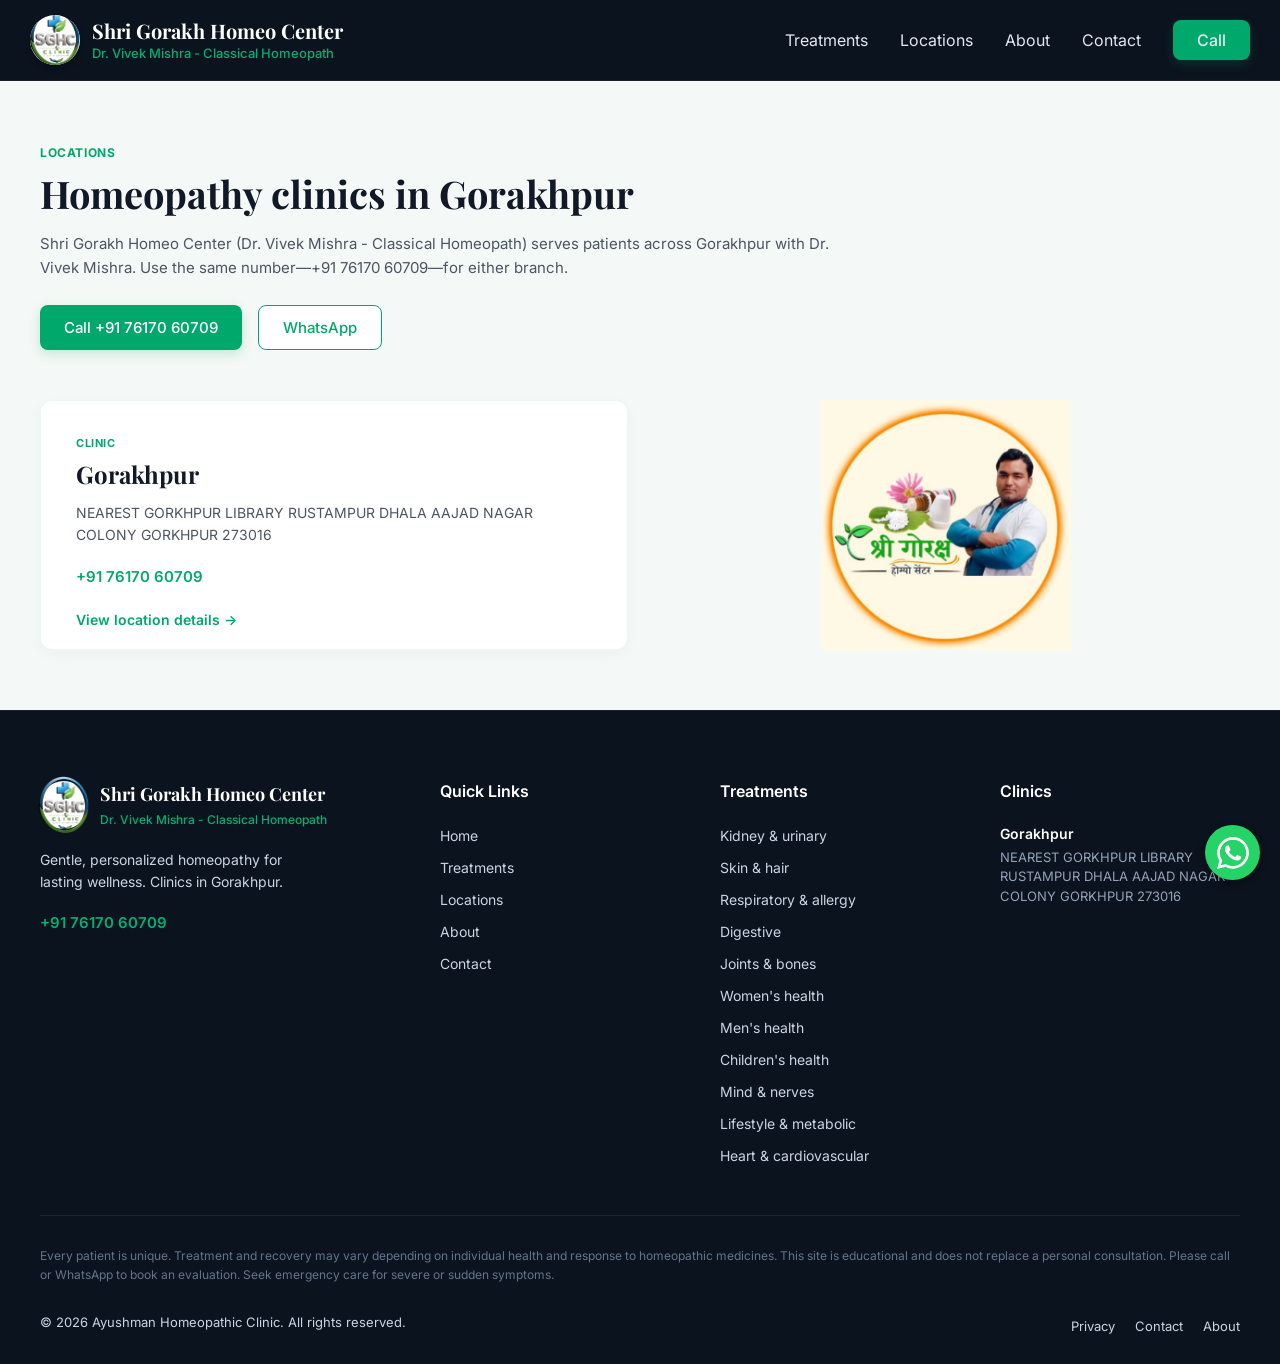
<file: contact.html>
<!DOCTYPE html>
<html lang="en">
<head>
    <meta charset="UTF-8">
    <meta name="viewport" content="width=device-width, initial-scale=1.0">
    <title>Shri Gorakh Homeo Center</title>
    <link href="https://fonts.googleapis.com/css2?family=Playfair+Display:wght@500;700&family=Inter:wght@400;500;600&display=swap" rel="stylesheet">
    <link rel="stylesheet" href="css/style.css">
    
</head>
<body>

    <header>
<div class="brand-container">
            <div class="logo-wrapper">
                <a href="index.html">
                    <img src="image/logo.png" alt="Clinic Logo">
                </a>
            </div>
            <div class="brand-text">
                <h1>Shri Gorakh Homeo Center</h1>
                <p>Dr. Vivek Mishra - Classical Homeopath</p>
            </div>
        </div>

        <nav class="nav-links">
            <a href="treatments.html">Treatments</a>
            <a href="locations.html">Locations</a>
            <a href="about.html">About</a>
            <a href="contact.html">Contact</a>
            <a href="tel:+917617060709" class="btn-call">Call</a>
        </nav>

        <button class="menu-toggle" id="menuToggle" aria-label="Toggle Menu">
            <span></span>
            <span></span>
            <span></span>
        </button>
    </header>

    <div class="mobile-dropdown" id="mobileDropdown">
        <a href="treatments.html" class="nav-item">Treatments</a>
        <a href="locations.html" class="nav-item">Locations</a>
        <a href="about.html" class="nav-item">About</a>
        <a href="contact.html" class="nav-item">Contact</a>
        <a href="tel:+917617060709" class="btn-call">Call +91 86041 15449</a>
    </div>

<div class="locations-page-wrapper">
    <div class="locations-header-container">
        <span class="section-tag">LOCATIONS</span>
        <h2 class="section-main-title">Homeopathy clinics in Gorakhpur</h2>
        <p class="section-main-desc">
            Shri Gorakh Homeo Center (Dr. Vivek Mishra - Classical Homeopath) serves patients across Gorakhpur with Dr. Vivek Mishra. Use the same number—+91 76170 60709—for either branch.
        </p>
        <div class="header-action-buttons">
            <a href="tel:+917617060709" class="btn btn-call">Call +91 76170 60709</a>
            <a href="https://wa.me/917617060709" class="btn btn-whatsapp" target="_blank">WhatsApp</a>
        </div>
    </div>

    <div class="locations-grid-layout">
        <div class="location-card-item">
            <div>
                <span class="card-tag">CLINIC</span>
                <h3>Gorakhpur</h3>
                <p class="address-text">NEAREST GORKHPUR LIBRARY RUSTAMPUR DHALA AAJAD NAGAR COLONY GORKHPUR 273016</p>
                <a href="tel:+917617060709" class="phone-link">+91 76170 60709</a>
            </div>
            <a href="#lucknow-details" class="details-link">View location details &rarr;</a>
        </div>

        <!-- Added Unique Image Card Container for the Right Side -->
        <div class="location-image-card-unique" id="unique-location-img-container">
            <img src="image/image3.png" alt="Shri Gorakh Homeo Center Clinic View" class="unique-location-photo" id="unique-clinic-photo-id">
        </div>
    </div>
</div>

<style>
    /* Scoped CSS for Locations Section */
    .locations-page-wrapper {
        font-family: 'Inter', sans-serif;
        background-color: #f4f8f6;
        color: #111827;
        padding: 60px 20px;
        width: 100%;
        box-sizing: border-box;
    }

    .locations-header-container {
        max-width: 1200px;
        margin: 0 auto 50px auto;
    }

    .section-tag {
        display: inline-block;
        font-size: 12px;
        font-weight: 700;
        letter-spacing: 0.05em;
        color: #00a86b;
        margin-bottom: 12px;
        text-transform: uppercase;
    }

    .section-main-title {
        font-family: 'Playfair Display', serif;
        font-size: 38px;
        font-weight: 700;
        line-height: 1.15;
        color: #111827;
        margin-bottom: 16px;
    }

    .section-main-desc {
        font-size: 15px;
        line-height: 1.6;
        color: #4b5563;
        margin-bottom: 25px;
        max-width: 800px;
    }

    .header-action-buttons {
        display: flex;
        gap: 16px;
        flex-wrap: wrap;
    }

    .btn {
        display: inline-flex;
        align-items: center;
        justify-content: center;
        padding: 12px 24px;
        font-size: 15px;
        font-weight: 500;
        border-radius: 8px;
        text-decoration: none;
        cursor: pointer;
        transition: all 0.3s ease;
    }

    .btn-call {
        background-color: #00a86b;
        color: #ffffff;
        box-shadow: 0 4px 12px rgba(0, 168, 107, 0.2);
    }

    .btn-call:hover {
        background-color: #008f5a;
    }

    .btn-whatsapp {
        background-color: #ffffff;
        color: #00a86b;
        border: 1px solid #00a86b;
    }

    .btn-whatsapp:hover {
        background-color: #f0fdf4;
    }

    /* Grid Layout for Location Cards */
    .locations-grid-layout {
        max-width: 1200px;
        margin: 0 auto;
        display: grid;
        grid-template-columns: repeat(2, 1fr);
        gap: 24px;
        align-items: stretch;
    }

    .location-card-item {
        background: #ffffff;
        padding: 35px;
        border-radius: 12px;
        box-shadow: 0 4px 15px rgba(0, 0, 0, 0.03);
        border: 1px solid rgba(0, 168, 107, 0.08);
        display: flex;
        flex-direction: column;
        justify-content: space-between;
        transition: transform 0.2s ease, box-shadow 0.2s ease;
        height: 250px;
    }

    .location-card-item:hover {
        transform: translateY(-3px);
        box-shadow: 0 8px 25px rgba(0, 168, 107, 0.08);
    }

    /* Unique Styles for the Added Image Container and Photo */
    .location-image-card-unique {
        border-radius: 12px;
        overflow: hidden;
        display: flex;
        align-items: center;
        justify-content: center;
    }

    .unique-location-photo {
        width: 100%;
        height: 100%;
        object-fit: contain;
        display: block;
        height: 250px;
        border-radius: 12px;
    }

    .card-tag {
        font-size: 11px;
        font-weight: 700;
        letter-spacing: 0.05em;
        color: #00a86b;
        margin-bottom: 8px;
        display: block;
    }

    .location-card-item h3 {
        font-family: 'Playfair Display', serif;
        font-size: 24px;
        font-weight: 700;
        color: #111827;
        margin-bottom: 12px;
    }

    .address-text {
        font-size: 14px;
        line-height: 1.6;
        color: #4b5563;
        margin-bottom: 20px;
    }

    .phone-link {
        font-size: 15px;
        font-weight: 600;
        color: #00a86b;
        text-decoration: none;
        display: inline-block;
        margin-bottom: 25px;
    }

    .phone-link:hover {
        text-decoration: underline;
    }

    .details-link {
        font-size: 14px;
        font-weight: 600;
        color: #00a86b;
        text-decoration: none;
        display: inline-flex;
        align-items: center;
        gap: 6px;
    }

    .details-link:hover {
        text-decoration: underline;
    }

    /* Responsive Media Queries */
    @media (max-width: 768px) {
        .locations-grid-layout {
            grid-template-columns: 1fr;
        }

        .section-main-title {
            font-size: 28px;
        }

        .header-action-buttons {
            flex-direction: column;
            gap: 12px;
        }

        .btn {
            width: 100%;
            text-align: center;
        }

        .locations-page-wrapper {
            padding: 40px 16px;
        }
    }
</style>

    <!-- Footer Section HTML -->
    <footer class="site-footer">
        <div class="footer-container">
            
            <!-- Top Columns -->
            <div class="footer-top">
                
                <!-- Column 1: Brand Info -->
                <div class="footer-brand">
                    <div class="footer-logo-row">
<div class="footer-logo-icon">
    <img src="image/logo.png" alt="Shri Gorakh Homeo Center Logo" class="footer-logo-img" id="unique-footer-logo-id" width="26" height="26">
</div>

<style>
    /* Scoped styles for the footer logo image */
    .footer-logo-icon {
        display: inline-flex;
        align-items: center;
        justify-content: center;
    }

    .footer-logo-img {
        width: 62px;
        height: 62px;
        object-fit: contain;
        display: block;
    }
</style>
                        <div class="footer-brand-text">
                            <h3>Shri Gorakh Homeo Center</h3>
                            <span>Dr. Vivek Mishra - Classical Homeopath</span>
                        </div>
                    </div>
                    <p class="footer-desc">Gentle, personalized homeopathy for lasting wellness. Clinics in Gorakhpur.</p>
                    <a href="tel:+917617060709" class="footer-phone">+91 76170 60709</a>
                </div>

                <!-- Column 2: Quick Links -->
                <div>
                    <h4 class="footer-heading">Quick Links</h4>
                    <ul class="footer-links">
                        <li><a href="#">Home</a></li>
                        <li><a href="#treatments">Treatments</a></li>
                        <li><a href="#locations">Locations</a></li>
                        <li><a href="#about">About</a></li>
                        <li><a href="#contact">Contact</a></li>
                    </ul>
                </div>

                <!-- Column 3: Treatments -->
                <div>
                    <h4 class="footer-heading">Treatments</h4>
                    <ul class="footer-links">
                        <li><a href="#treatments">Kidney & urinary</a></li>
                        <li><a href="#treatments">Skin & hair</a></li>
                        <li><a href="#treatments">Respiratory & allergy</a></li>
                        <li><a href="#treatments">Digestive</a></li>
                        <li><a href="#treatments">Joints & bones</a></li>
                        <li><a href="#treatments">Women's health</a></li>
                        <li><a href="#treatments">Men's health</a></li>
                        <li><a href="#treatments">Children's health</a></li>
                        <li><a href="#treatments">Mind & nerves</a></li>
                        <li><a href="#treatments">Lifestyle & metabolic</a></li>
                        <li><a href="#treatments">Heart & cardiovascular</a></li>
                    </ul>
                </div>

                <!-- Column 4: Clinics -->
                <div>
                    <h4 class="footer-heading">Clinics</h4>
                    <div class="clinic-location">
                        <h4>Gorakhpur</h4>
                        <p>NEAREST GORKHPUR LIBRARY RUSTAMPUR DHALA AAJAD NAGAR COLONY GORKHPUR 273016
</p>
                    </div>
                </div>

            </div>

            <div class="footer-divider"></div>

            <!-- Bottom Section -->
            <div class="footer-bottom">
                <p class="footer-disclaimer">
                    Every patient is unique. Treatment and recovery may vary depending on individual health and response to homeopathic medicines. This site is educational and does not replace a personal consultation. Please call or WhatsApp to book an evaluation. Seek emergency care for severe or sudden symptoms.
                </p>
                
                <div class="footer-meta">
                    <div class="copyright">
                        <p>&copy; <span id="currentYear">2026</span> Ayushman Homeopathic Clinic. All rights reserved.</p>
                    </div>
                    
                    <div class="bottom-links">
                        <a href="#about">Privacy</a>
                        <a href="#contact">Contact</a>
                        <a href="#about">About</a>
                    </div>
                </div>
            </div>

        </div>
    </footer>

    <!-- Floating WhatsApp Button -->
    <a href="https://wa.me/917617060709" class="whatsapp-float" target="_blank" aria-label="WhatsApp Chat">
        <svg viewBox="0 0 24 24"><path d="M.057 24l1.687-6.163c-1.041-1.804-1.588-3.849-1.587-5.946.003-6.556 5.338-11.891 11.893-11.891 3.181.001 6.167 1.24 8.413 3.488 2.245 2.248 3.481 5.236 3.48 8.414-.003 6.557-5.338 11.892-11.893 11.892-1.99-.001-3.951-.5-5.688-1.448l-6.305 1.654zm6.597-3.807c1.676.995 3.276 1.591 5.392 1.592 5.448 0 9.886-4.434 9.889-9.885.002-5.462-4.415-9.89-9.881-9.892-5.452 0-9.887 4.434-9.889 9.884-.001 2.225.651 3.891 1.746 5.634l-.999 3.648 3.742-.981zm11.387-5.464c-.074-.124-.272-.198-.57-.347-.297-.149-1.758-.868-2.031-.967-.272-.099-.47-.149-.669.198-.198.347-.764.967-.937 1.165-.173.198-.347.223-.644.074-.297-.149-1.255-.462-2.39-1.475-.883-.788-1.48-1.761-1.653-2.059-.173-.297-.018-.458.13-.606.134-.133.297-.347.446-.521.151-.172.2-.296.3-.495.099-.198.05-.372-.025-.521-.075-.148-.669-1.611-.916-2.206-.242-.579-.487-.501-.669-.51l-.57-.01c-.198 0-.52.074-.792.372s-1.04 1.016-1.04 2.479 1.065 2.876 1.213 3.074c.149.198 2.095 3.2 5.076 4.487.709.306 1.263.489 1.694.626.712.226 1.36.194 1.872.118.571-.085 1.758-.719 2.006-1.413.248-.695.248-1.29.173-1.414z"/></svg>
    </a>

    <!-- JavaScript for dynamic year & smooth scroll functionality -->
    <script>
        document.addEventListener("DOMContentLoaded", function() {
            // Auto-update copyright year
            const yearElement = document.getElementById("currentYear");
            if (yearElement) {
                yearElement.textContent = new Date().getFullYear(); 
            }

            // Mobile menu toggle functionality
            const menuToggle = document.getElementById('menuToggle');
            const mobileDropdown = document.getElementById('mobileDropdown');

            if (menuToggle && mobileDropdown) {
                menuToggle.addEventListener('click', () => {
                    menuToggle.classList.toggle('active');
                    mobileDropdown.classList.toggle('active');
                });

                // Close mobile dropdown when a link inside it is clicked
                mobileDropdown.querySelectorAll('a').forEach(link => {
                    link.addEventListener('click', () => {
                        menuToggle.classList.remove('active');
                        mobileDropdown.classList.remove('active');
                    });
                });
            }

            // Smooth scroll for anchor links
            document.querySelectorAll('a[href^="#"]').forEach(anchor => {
                anchor.addEventListener('click', function (e) {
                    const targetId = this.getAttribute('href');
                    if(targetId === '#') return;
                    
                    const target = document.querySelector(targetId);
                    if(target) {
                        e.preventDefault();
                        target.scrollIntoView({
                            behavior: 'smooth'
                        });
                    }
                });
            });
        });
    </script>
</body>
</html>
</file>
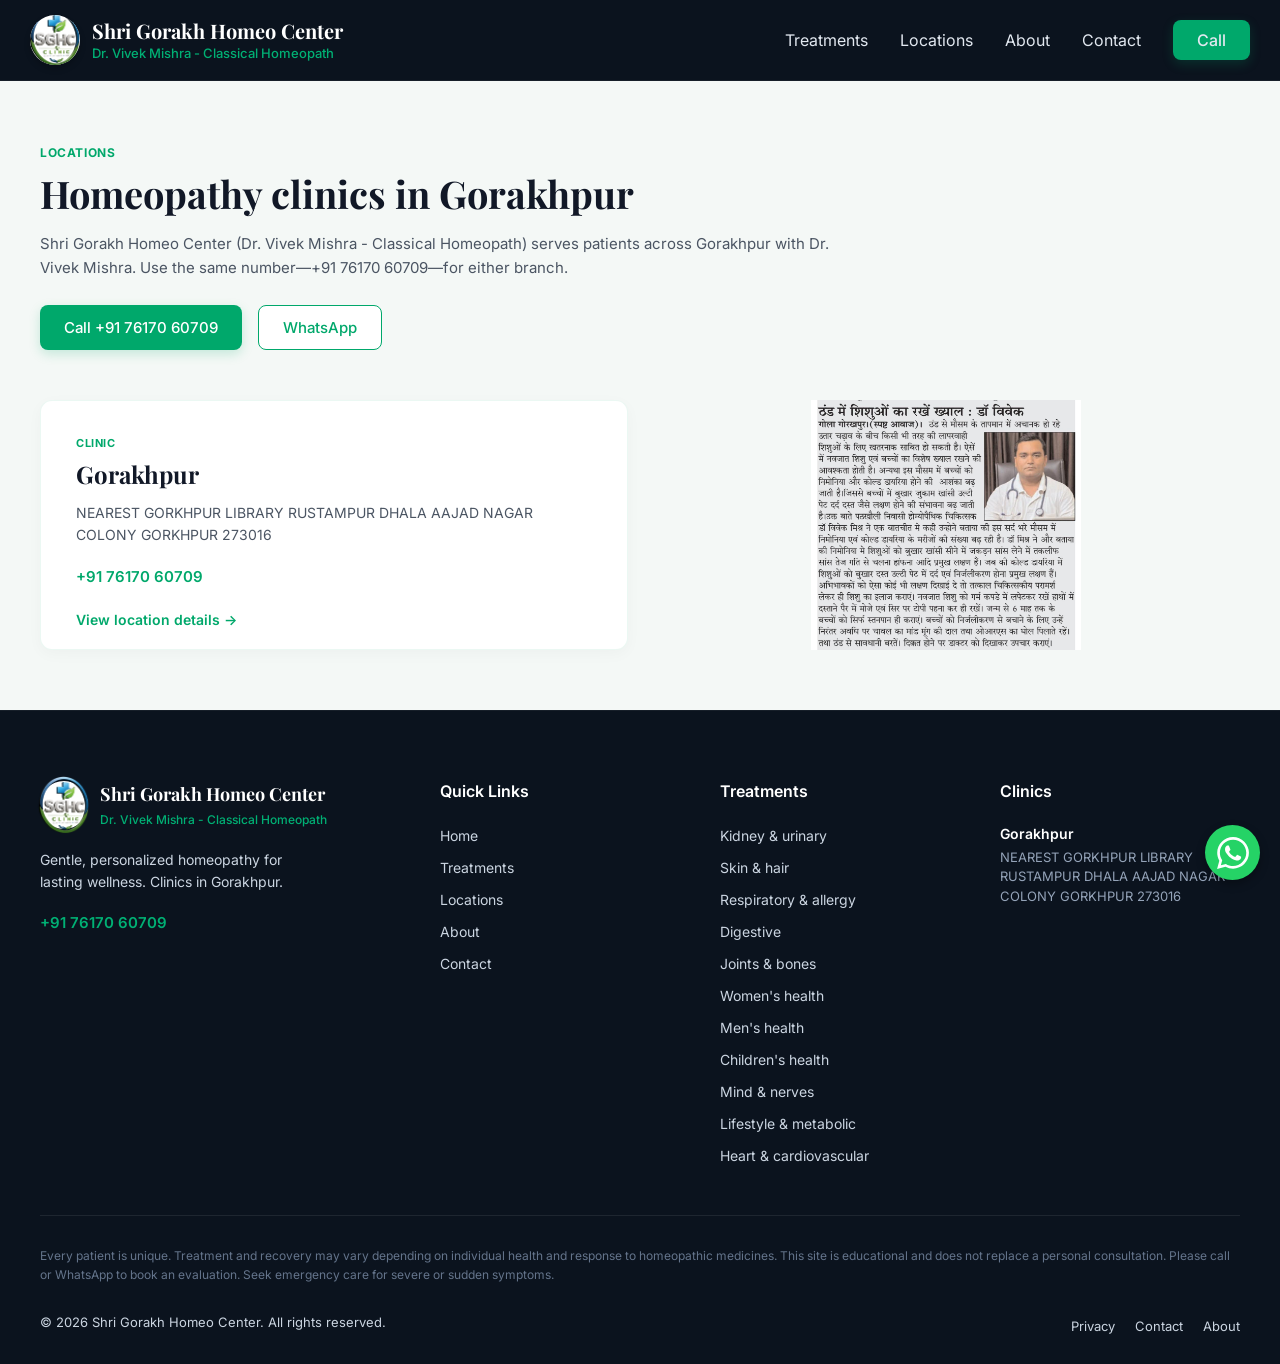
<file: locations.html>
<!DOCTYPE html>
<html lang="en">
<head>
    <meta charset="UTF-8">
    <meta name="viewport" content="width=device-width, initial-scale=1.0">
    <title>Shri Gorakh Homeo Center</title>
    <link href="https://fonts.googleapis.com/css2?family=Playfair+Display:wght@500;700&family=Inter:wght@400;500;600&display=swap" rel="stylesheet">
    <link rel="stylesheet" href="css/style.css">
    
</head>
<body>

    <header>
<div class="brand-container">
            <div class="logo-wrapper">
                <a href="index.html">
                    <img src="image/logo.png" alt="Clinic Logo">
                </a>
            </div>
            <div class="brand-text">
                <h1>Shri Gorakh Homeo Center</h1>
                <p>Dr. Vivek Mishra - Classical Homeopath</p>
            </div>
        </div>

        <nav class="nav-links">
            <a href="treatments.html">Treatments</a>
            <a href="locations.html">Locations</a>
            <a href="about.html">About</a>
            <a href="contact.html">Contact</a>
            <a href="tel:+917617060709" class="btn-call">Call</a>
        </nav>

        <button class="menu-toggle" id="menuToggle" aria-label="Toggle Menu">
            <span></span>
            <span></span>
            <span></span>
        </button>
    </header>

    <div class="mobile-dropdown" id="mobileDropdown">
        <a href="treatments.html" class="nav-item">Treatments</a>
        <a href="locations.html" class="nav-item">Locations</a>
        <a href="about.html" class="nav-item">About</a>
        <a href="contact.html" class="nav-item">Contact</a>
        <a href="tel:+917617060709" class="btn-call">Call +91 76170 60709</a>
    </div>
<div class="locations-page-wrapper">
    <div class="locations-header-container">
        <span class="section-tag">LOCATIONS</span>
        <h2 class="section-main-title">Homeopathy clinics in Gorakhpur</h2>
        <p class="section-main-desc">
            Shri Gorakh Homeo Center (Dr. Vivek Mishra - Classical Homeopath) serves patients across Gorakhpur with Dr. Vivek Mishra. Use the same number—+91 76170 60709—for either branch.
        </p>
        <div class="header-action-buttons">
            <a href="tel:+917617060709" class="btn btn-call">Call +91 76170 60709</a>
            <a href="https://wa.me/917617060709" class="btn btn-whatsapp" target="_blank">WhatsApp</a>
        </div>
    </div>

    <div class="locations-grid-layout">
        <div class="location-card-item">
            <div>
                <span class="card-tag">CLINIC</span>
                <h3>Gorakhpur</h3>
                <p class="address-text">NEAREST GORKHPUR LIBRARY RUSTAMPUR DHALA AAJAD NAGAR COLONY GORKHPUR 273016</p>
                <a href="tel:+917617060709" class="phone-link">+91 76170 60709</a>
            </div>
            <a href="#lucknow-details" class="details-link">View location details &rarr;</a>
        </div>

        <!-- Added Unique Image Card Container for the Right Side -->
        <div class="location-image-card-unique" id="unique-location-img-container">
            <img src="image/image2.png" alt="Shri Gorakh Homeo Center Clinic View" class="unique-location-photo" id="unique-clinic-photo-id">
        </div>
    </div>
</div>

<style>
    /* Scoped CSS for Locations Section */
    .locations-page-wrapper {
        font-family: 'Inter', sans-serif;
        background-color: #f4f8f6;
        color: #111827;
        padding: 60px 20px;
        width: 100%;
        box-sizing: border-box;
    }

    .locations-header-container {
        max-width: 1200px;
        margin: 0 auto 50px auto;
    }

    .section-tag {
        display: inline-block;
        font-size: 12px;
        font-weight: 700;
        letter-spacing: 0.05em;
        color: #00a86b;
        margin-bottom: 12px;
        text-transform: uppercase;
    }

    .section-main-title {
        font-family: 'Playfair Display', serif;
        font-size: 38px;
        font-weight: 700;
        line-height: 1.15;
        color: #111827;
        margin-bottom: 16px;
    }

    .section-main-desc {
        font-size: 15px;
        line-height: 1.6;
        color: #4b5563;
        margin-bottom: 25px;
        max-width: 800px;
    }

    .header-action-buttons {
        display: flex;
        gap: 16px;
        flex-wrap: wrap;
    }

    .btn {
        display: inline-flex;
        align-items: center;
        justify-content: center;
        padding: 12px 24px;
        font-size: 15px;
        font-weight: 500;
        border-radius: 8px;
        text-decoration: none;
        cursor: pointer;
        transition: all 0.3s ease;
    }

    .btn-call {
        background-color: #00a86b;
        color: #ffffff;
        box-shadow: 0 4px 12px rgba(0, 168, 107, 0.2);
    }

    .btn-call:hover {
        background-color: #008f5a;
    }

    .btn-whatsapp {
        background-color: #ffffff;
        color: #00a86b;
        border: 1px solid #00a86b;
    }

    .btn-whatsapp:hover {
        background-color: #f0fdf4;
    }

    /* Grid Layout for Location Cards */
    .locations-grid-layout {
        max-width: 1200px;
        margin: 0 auto;
        display: grid;
        grid-template-columns: repeat(2, 1fr);
        gap: 24px;
        align-items: stretch;
    }

    .location-card-item {
        background: #ffffff;
        padding: 35px;
        border-radius: 12px;
        box-shadow: 0 4px 15px rgba(0, 0, 0, 0.03);
        border: 1px solid rgba(0, 168, 107, 0.08);
        display: flex;
        flex-direction: column;
        justify-content: space-between;
        transition: transform 0.2s ease, box-shadow 0.2s ease;
        height: 250px;
    }

    .location-card-item:hover {
        transform: translateY(-3px);
        box-shadow: 0 8px 25px rgba(0, 168, 107, 0.08);
    }

    /* Unique Styles for the Added Image Container and Photo */
    .location-image-card-unique {
        border-radius: 12px;
        overflow: hidden;
        display: flex;
        align-items: center;
        justify-content: center;
    }

    .unique-location-photo {
        width: 100%;
        height: 100%;
        object-fit: contain;
        display: block;
        height: 250px;
        border-radius: 12px;
    }

    .card-tag {
        font-size: 11px;
        font-weight: 700;
        letter-spacing: 0.05em;
        color: #00a86b;
        margin-bottom: 8px;
        display: block;
    }

    .location-card-item h3 {
        font-family: 'Playfair Display', serif;
        font-size: 24px;
        font-weight: 700;
        color: #111827;
        margin-bottom: 12px;
    }

    .address-text {
        font-size: 14px;
        line-height: 1.6;
        color: #4b5563;
        margin-bottom: 20px;
    }

    .phone-link {
        font-size: 15px;
        font-weight: 600;
        color: #00a86b;
        text-decoration: none;
        display: inline-block;
        margin-bottom: 25px;
    }

    .phone-link:hover {
        text-decoration: underline;
    }

    .details-link {
        font-size: 14px;
        font-weight: 600;
        color: #00a86b;
        text-decoration: none;
        display: inline-flex;
        align-items: center;
        gap: 6px;
    }

    .details-link:hover {
        text-decoration: underline;
    }

    /* Responsive Media Queries */
    @media (max-width: 768px) {
        .locations-grid-layout {
            grid-template-columns: 1fr;
        }

        .section-main-title {
            font-size: 28px;
        }

        .header-action-buttons {
            flex-direction: column;
            gap: 12px;
        }

        .btn {
            width: 100%;
            text-align: center;
        }

        .locations-page-wrapper {
            padding: 40px 16px;
        }
    }
</style>
    <footer class="site-footer">
        <div class="footer-container">
            
            <!-- Top Columns -->
            <div class="footer-top">
                
                <!-- Column 1: Brand Info -->
                <div class="footer-brand">
                    <div class="footer-logo-row">
<div class="footer-logo-icon">
    <img src="image/logo.png" alt="Shri Gorakh Homeo Center Logo" class="footer-logo-img" id="unique-footer-logo-id" width="26" height="26">
</div>

<style>
    /* Scoped styles for the footer logo image */
    .footer-logo-icon {
        display: inline-flex;
        align-items: center;
        justify-content: center;
    }

    .footer-logo-img {
        width: 62px;
        height: 62px;
        object-fit: contain;
        display: block;
    }
</style>
                        <div class="footer-brand-text">
                            <h3>Shri Gorakh Homeo Center</h3>
                            <span>Dr. Vivek Mishra - Classical Homeopath</span>
                        </div>
                    </div>
                    <p class="footer-desc">Gentle, personalized homeopathy for lasting wellness. Clinics in Gorakhpur.</p>
                    <a href="tel:+917617060709" class="footer-phone">+91 76170 60709</a>
                </div>

                <!-- Column 2: Quick Links -->
                <div>
                    <h4 class="footer-heading">Quick Links</h4>
                    <ul class="footer-links">
                        <li><a href="#">Home</a></li>
                        <li><a href="#treatments">Treatments</a></li>
                        <li><a href="#locations">Locations</a></li>
                        <li><a href="#about">About</a></li>
                        <li><a href="#contact">Contact</a></li>
                    </ul>
                </div>

                <!-- Column 3: Treatments -->
                <div>
                    <h4 class="footer-heading">Treatments</h4>
                    <ul class="footer-links">
                        <li><a href="#treatments">Kidney & urinary</a></li>
                        <li><a href="#treatments">Skin & hair</a></li>
                        <li><a href="#treatments">Respiratory & allergy</a></li>
                        <li><a href="#treatments">Digestive</a></li>
                        <li><a href="#treatments">Joints & bones</a></li>
                        <li><a href="#treatments">Women's health</a></li>
                        <li><a href="#treatments">Men's health</a></li>
                        <li><a href="#treatments">Children's health</a></li>
                        <li><a href="#treatments">Mind & nerves</a></li>
                        <li><a href="#treatments">Lifestyle & metabolic</a></li>
                        <li><a href="#treatments">Heart & cardiovascular</a></li>
                    </ul>
                </div>

                <!-- Column 4: Clinics -->
                <div>
                    <h4 class="footer-heading">Clinics</h4>
                    <div class="clinic-location">
                        <h4>Gorakhpur</h4>
                        <p>NEAREST GORKHPUR LIBRARY RUSTAMPUR DHALA AAJAD NAGAR COLONY GORKHPUR 273016</p>
                    </div>
                </div>

            </div>

            <div class="footer-divider"></div>

            <!-- Bottom Section -->
            <div class="footer-bottom">
                <p class="footer-disclaimer">
                    Every patient is unique. Treatment and recovery may vary depending on individual health and response to homeopathic medicines. This site is educational and does not replace a personal consultation. Please call or WhatsApp to book an evaluation. Seek emergency care for severe or sudden symptoms.
                </p>
                
                <div class="footer-meta">
                    <div class="copyright">
                        <p>&copy; <span id="currentYear">2026</span> Shri Gorakh Homeo Center. All rights reserved.</p>
                    </div>
                    
                    <div class="bottom-links">
                        <a href="#about">Privacy</a>
                        <a href="#contact">Contact</a>
                        <a href="#about">About</a>
                    </div>
                </div>
            </div>

        </div>
    </footer>

    <!-- Floating WhatsApp Button -->
    <a href="https://wa.me/917617060709" class="whatsapp-float" target="_blank" aria-label="WhatsApp Chat">
        <svg viewBox="0 0 24 24"><path d="M.057 24l1.687-6.163c-1.041-1.804-1.588-3.849-1.587-5.946.003-6.556 5.338-11.891 11.893-11.891 3.181.001 6.167 1.24 8.413 3.488 2.245 2.248 3.481 5.236 3.48 8.414-.003 6.557-5.338 11.892-11.893 11.892-1.99-.001-3.951-.5-5.688-1.448l-6.305 1.654zm6.597-3.807c1.676.995 3.276 1.591 5.392 1.592 5.448 0 9.886-4.434 9.889-9.885.002-5.462-4.415-9.89-9.881-9.892-5.452 0-9.887 4.434-9.889 9.884-.001 2.225.651 3.891 1.746 5.634l-.999 3.648 3.742-.981zm11.387-5.464c-.074-.124-.272-.198-.57-.347-.297-.149-1.758-.868-2.031-.967-.272-.099-.47-.149-.669.198-.198.347-.764.967-.937 1.165-.173.198-.347.223-.644.074-.297-.149-1.255-.462-2.39-1.475-.883-.788-1.48-1.761-1.653-2.059-.173-.297-.018-.458.13-.606.134-.133.297-.347.446-.521.151-.172.2-.296.3-.495.099-.198.05-.372-.025-.521-.075-.148-.669-1.611-.916-2.206-.242-.579-.487-.501-.669-.51l-.57-.01c-.198 0-.52.074-.792.372s-1.04 1.016-1.04 2.479 1.065 2.876 1.213 3.074c.149.198 2.095 3.2 5.076 4.487.709.306 1.263.489 1.694.626.712.226 1.36.194 1.872.118.571-.085 1.758-.719 2.006-1.413.248-.695.248-1.29.173-1.414z"/></svg>
    </a>

    <!-- JavaScript for dynamic year & smooth scroll functionality -->
    <script>
        document.addEventListener("DOMContentLoaded", function() {
            // Auto-update copyright year
            const yearElement = document.getElementById("currentYear");
            if (yearElement) {
                yearElement.textContent = new Date().getFullYear(); 
            }

            // Mobile menu toggle functionality
            const menuToggle = document.getElementById('menuToggle');
            const mobileDropdown = document.getElementById('mobileDropdown');

            if (menuToggle && mobileDropdown) {
                menuToggle.addEventListener('click', () => {
                    menuToggle.classList.toggle('active');
                    mobileDropdown.classList.toggle('active');
                });

                // Close mobile dropdown when a link inside it is clicked
                mobileDropdown.querySelectorAll('a').forEach(link => {
                    link.addEventListener('click', () => {
                        menuToggle.classList.remove('active');
                        mobileDropdown.classList.remove('active');
                    });
                });
            }

            // Smooth scroll for anchor links
            document.querySelectorAll('a[href^="#"]').forEach(anchor => {
                anchor.addEventListener('click', function (e) {
                    const targetId = this.getAttribute('href');
                    if(targetId === '#') return;
                    
                    const target = document.querySelector(targetId);
                    if(target) {
                        e.preventDefault();
                        target.scrollIntoView({
                            behavior: 'smooth'
                        });
                    }
                });
            });
        });
    </script>
</body>
</html>
</file>
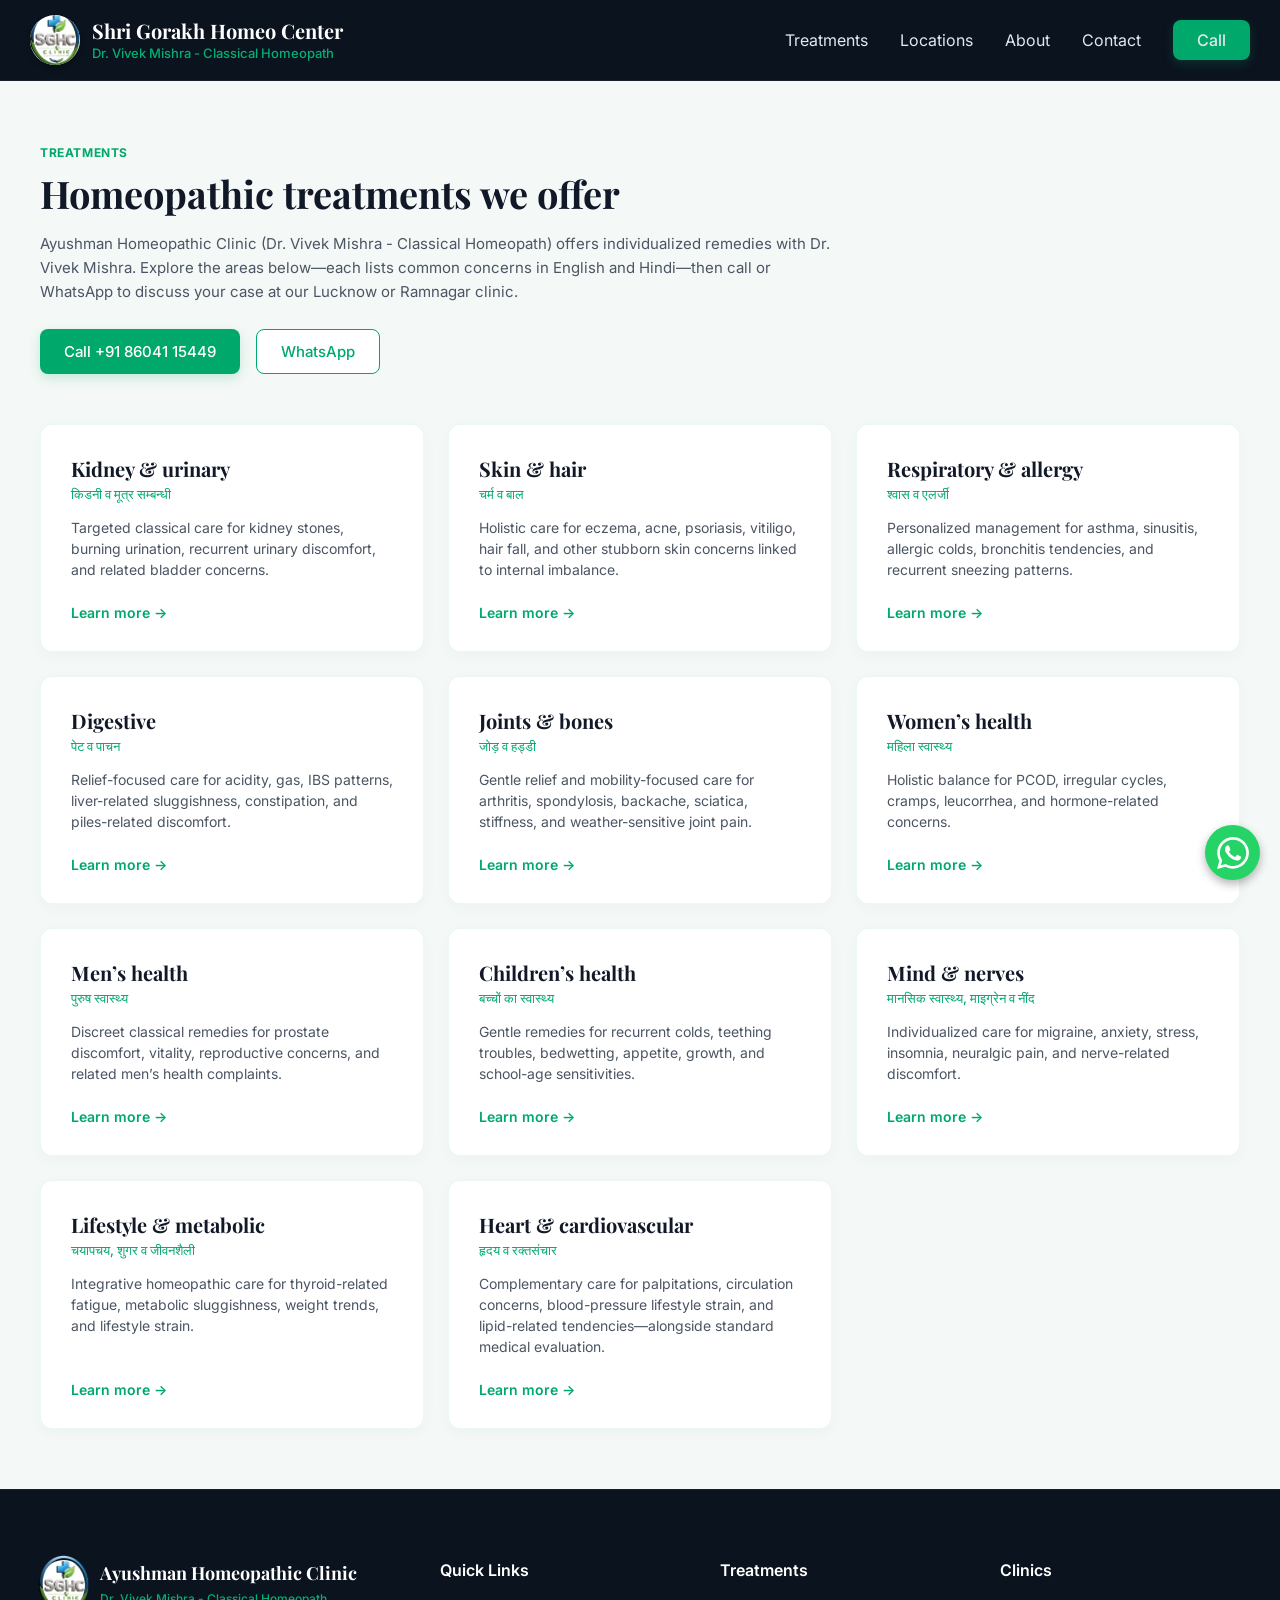
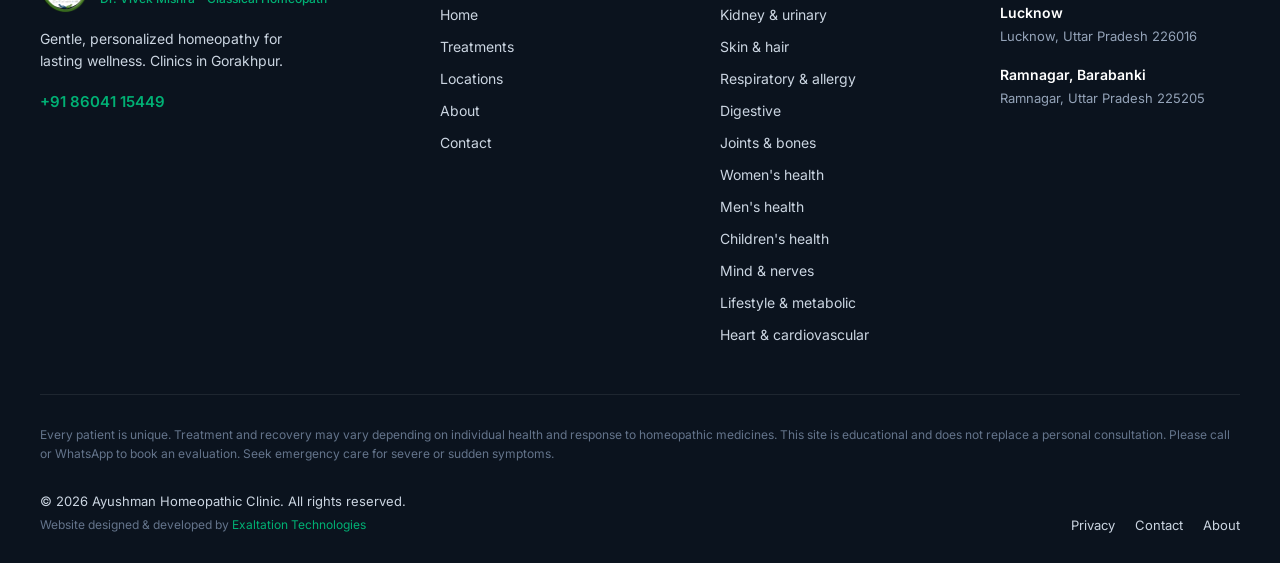
<file: treatments.html>
<!DOCTYPE html>
<html lang="en">
<head>
    <meta charset="UTF-8">
    <meta name="viewport" content="width=device-width, initial-scale=1.0">
    <title>Shri Gorakh Homeo Center</title>
    <link href="https://fonts.googleapis.com/css2?family=Playfair+Display:wght@500;700&family=Inter:wght@400;500;600&display=swap" rel="stylesheet">
    <link rel="stylesheet" href="css/style.css">
    
</head>
<body>

    <header>
<div class="brand-container">
            <div class="logo-wrapper">
                <a href="index.html">
                    <img src="image/logo.png" alt="Clinic Logo">
                </a>
            </div>
            <div class="brand-text">
                <h1>Shri Gorakh Homeo Center</h1>
                <p>Dr. Vivek Mishra - Classical Homeopath</p>
            </div>
        </div>

        <nav class="nav-links">
            <a href="treatments.html">Treatments</a>
            <a href="locations.html">Locations</a>
            <a href="about.html">About</a>
            <a href="contact.html">Contact</a>
            <a href="tel:+918604115449" class="btn-call">Call</a>
        </nav>

        <button class="menu-toggle" id="menuToggle" aria-label="Toggle Menu">
            <span></span>
            <span></span>
            <span></span>
        </button>
    </header>

    <div class="mobile-dropdown" id="mobileDropdown">
        <a href="treatments.html" class="nav-item">Treatments</a>
        <a href="locations.html" class="nav-item">Locations</a>
        <a href="about.html" class="nav-item">About</a>
        <a href="contact.html" class="nav-item">Contact</a>
        <a href="tel:+918604115449" class="btn-call">Call +91 86041 15449</a>
    </div>

    <!-- Homeopathic Treatments We Offer Section -->
<div class="treatments-page-wrapper">
    <div class="treatments-header-container">
        <span class="section-tag">TREATMENTS</span>
        <h2 class="section-main-title">Homeopathic treatments we offer</h2>
        <p class="section-main-desc">
            Ayushman Homeopathic Clinic (Dr. Vivek Mishra - Classical Homeopath) offers individualized remedies with Dr. Vivek Mishra. Explore the areas below—each lists common concerns in English and Hindi—then call or WhatsApp to discuss your case at our Lucknow or Ramnagar clinic.
        </p>
        <div class="header-action-buttons">
            <a href="tel:+918604115449" class="btn btn-call">Call +91 86041 15449</a>
            <a href="https://wa.me/918604115449" class="btn btn-whatsapp" target="_blank">WhatsApp</a>
        </div>
    </div>

    <!-- Treatment Grid Cards -->
    <div class="treatment-grid-layout">
        <!-- Card 1: Kidney & urinary -->
        <div class="treatment-card-item">
            <div>
                <h3>Kidney & urinary</h3>
                <span class="hindi-subtext">किडनी व मूत्र सम्बन्धी</span>
                <p>Targeted classical care for kidney stones, burning urination, recurrent urinary discomfort, and related bladder concerns.</p>
            </div>
            <a href="#learn-more" class="card-link">Learn more &rarr;</a>
        </div>

        <!-- Card 2: Skin & hair -->
        <div class="treatment-card-item">
            <div>
                <h3>Skin & hair</h3>
                <span class="hindi-subtext">चर्म व बाल</span>
                <p>Holistic care for eczema, acne, psoriasis, vitiligo, hair fall, and other stubborn skin concerns linked to internal imbalance.</p>
            </div>
            <a href="#learn-more" class="card-link">Learn more &rarr;</a>
        </div>

        <!-- Card 3: Respiratory & allergy -->
        <div class="treatment-card-item">
            <div>
                <h3>Respiratory & allergy</h3>
                <span class="hindi-subtext">श्वास व एलर्जी</span>
                <p>Personalized management for asthma, sinusitis, allergic colds, bronchitis tendencies, and recurrent sneezing patterns.</p>
            </div>
            <a href="#learn-more" class="card-link">Learn more &rarr;</a>
        </div>

        <!-- Card 4: Digestive -->
        <div class="treatment-card-item">
            <div>
                <h3>Digestive</h3>
                <span class="hindi-subtext">पेट व पाचन</span>
                <p>Relief-focused care for acidity, gas, IBS patterns, liver-related sluggishness, constipation, and piles-related discomfort.</p>
            </div>
            <a href="#learn-more" class="card-link">Learn more &rarr;</a>
        </div>

        <!-- Card 5: Joints & bones -->
        <div class="treatment-card-item">
            <div>
                <h3>Joints & bones</h3>
                <span class="hindi-subtext">जोड़ व हड्डी</span>
                <p>Gentle relief and mobility-focused care for arthritis, spondylosis, backache, sciatica, stiffness, and weather-sensitive joint pain.</p>
            </div>
            <a href="#learn-more" class="card-link">Learn more &rarr;</a>
        </div>

        <!-- Card 6: Women's health -->
        <div class="treatment-card-item">
            <div>
                <h3>Women’s health</h3>
                <span class="hindi-subtext">महिला स्वास्थ्य</span>
                <p>Holistic balance for PCOD, irregular cycles, cramps, leucorrhea, and hormone-related concerns.</p>
            </div>
            <a href="#learn-more" class="card-link">Learn more &rarr;</a>
        </div>

        <!-- Card 7: Men's health -->
        <div class="treatment-card-item">
            <div>
                <h3>Men’s health</h3>
                <span class="hindi-subtext">पुरुष स्वास्थ्य</span>
                <p>Discreet classical remedies for prostate discomfort, vitality, reproductive concerns, and related men’s health complaints.</p>
            </div>
            <a href="#learn-more" class="card-link">Learn more &rarr;</a>
        </div>

        <!-- Card 8: Children's health -->
        <div class="treatment-card-item">
            <div>
                <h3>Children’s health</h3>
                <span class="hindi-subtext">बच्चों का स्वास्थ्य</span>
                <p>Gentle remedies for recurrent colds, teething troubles, bedwetting, appetite, growth, and school-age sensitivities.</p>
            </div>
            <a href="#learn-more" class="card-link">Learn more &rarr;</a>
        </div>

        <!-- Card 9: Mind & nerves -->
        <div class="treatment-card-item">
            <div>
                <h3>Mind & nerves</h3>
                <span class="hindi-subtext">मानसिक स्वास्थ्य, माइग्रेन व नींद</span>
                <p>Individualized care for migraine, anxiety, stress, insomnia, neuralgic pain, and nerve-related discomfort.</p>
            </div>
            <a href="#learn-more" class="card-link">Learn more &rarr;</a>
        </div>

        <!-- Card 10: Lifestyle & metabolic -->
        <div class="treatment-card-item">
            <div>
                <h3>Lifestyle & metabolic</h3>
                <span class="hindi-subtext">चयापचय, शुगर व जीवनशैली</span>
                <p>Integrative homeopathic care for thyroid-related fatigue, metabolic sluggishness, weight trends, and lifestyle strain.</p>
            </div>
            <a href="#learn-more" class="card-link">Learn more &rarr;</a>
        </div>

        <!-- Card 11: Heart & cardiovascular -->
        <div class="treatment-card-item">
            <div>
                <h3>Heart & cardiovascular</h3>
                <span class="hindi-subtext">हृदय व रक्तसंचार</span>
                <p>Complementary care for palpitations, circulation concerns, blood-pressure lifestyle strain, and lipid-related tendencies—alongside standard medical evaluation.</p>
            </div>
            <a href="#learn-more" class="card-link">Learn more &rarr;</a>
        </div>
    </div>
</div>

<style>
    /* Scoped CSS for Treatments Section */
    .treatments-page-wrapper {
        font-family: 'Inter', sans-serif;
        background-color: #f4f8f6;
        color: #111827;
        padding: 60px 20px;
        width: 100%;
        box-sizing: border-box;
    }

    .treatments-header-container {
        max-width: 1200px;
        margin: 0 auto 50px auto;
    }

    .section-tag {
        display: inline-block;
        font-size: 12px;
        font-weight: 700;
        letter-spacing: 0.05em;
        color: #00a86b;
        margin-bottom: 12px;
        text-transform: uppercase;
    }

    .section-main-title {
        font-family: 'Playfair Display', serif;
        font-size: 38px;
        font-weight: 700;
        line-height: 1.15;
        color: #111827;
        margin-bottom: 16px;
    }

    .section-main-desc {
        font-size: 15px;
        line-height: 1.6;
        color: #4b5563;
        margin-bottom: 25px;
        max-width: 800px;
    }

    .header-action-buttons {
        display: flex;
        gap: 16px;
        flex-wrap: wrap;
    }

    .btn {
        display: inline-flex;
        align-items: center;
        justify-content: center;
        padding: 12px 24px;
        font-size: 15px;
        font-weight: 500;
        border-radius: 8px;
        text-decoration: none;
        cursor: pointer;
        transition: all 0.3s ease;
    }

    .btn-call {
        background-color: #00a86b;
        color: #ffffff;
        box-shadow: 0 4px 12px rgba(0, 168, 107, 0.2);
    }

    .btn-call:hover {
        background-color: #008f5a;
    }

    .btn-whatsapp {
        background-color: #ffffff;
        color: #00a86b;
        border: 1px solid #00a86b;
    }

    .btn-whatsapp:hover {
        background-color: #f0fdf4;
    }

    /* Grid Layout for Cards */
    .treatment-grid-layout {
        max-width: 1200px;
        margin: 0 auto;
        display: grid;
        grid-template-columns: repeat(3, 1fr);
        gap: 24px;
    }

    .treatment-card-item {
        background: #ffffff;
        padding: 30px;
        border-radius: 12px;
        box-shadow: 0 4px 15px rgba(0, 0, 0, 0.03);
        border: 1px solid rgba(0, 168, 107, 0.08);
        display: flex;
        flex-direction: column;
        justify-content: space-between;
        transition: transform 0.2s ease, box-shadow 0.2s ease;
    }

    .treatment-card-item:hover {
        transform: translateY(-3px);
        box-shadow: 0 8px 25px rgba(0, 168, 107, 0.08);
    }

    .treatment-card-item h3 {
        font-family: 'Playfair Display', serif;
        font-size: 20px;
        font-weight: 700;
        color: #111827;
        margin-bottom: 4px;
    }

    .hindi-subtext {
        font-size: 13px;
        color: #00a86b;
        font-weight: 500;
        margin-bottom: 14px;
        display: block;
    }

    .treatment-card-item p {
        font-size: 14px;
        line-height: 1.5;
        color: #4b5563;
        margin-bottom: 24px;
    }

    .card-link {
        font-size: 14px;
        font-weight: 600;
        color: #00a86b;
        text-decoration: none;
        display: inline-flex;
        align-items: center;
        gap: 6px;
    }

    .card-link:hover {
        text-decoration: underline;
    }

    /* Responsive Media Queries */
    @media (max-width: 992px) {
        .treatment-grid-layout {
            grid-template-columns: repeat(2, 1fr);
        }
    }

    @media (max-width: 640px) {
        .treatment-grid-layout {
            grid-template-columns: 1fr;
        }

        .section-main-title {
            font-size: 28px;
        }

        .header-action-buttons {
            flex-direction: column;
            gap: 12px;
        }

        .btn {
            width: 100%;
            text-align: center;
        }

        .treatments-page-wrapper {
            padding: 40px 16px;
        }
    }
</style>

    <!-- Footer Section HTML -->
    <footer class="site-footer">
        <div class="footer-container">
            
            <!-- Top Columns -->
            <div class="footer-top">
                
                <!-- Column 1: Brand Info -->
                <div class="footer-brand">
                    <div class="footer-logo-row">
<div class="footer-logo-icon">
    <img src="image/logo.png" alt="Shri Gorakh Homeo Center Logo" class="footer-logo-img" id="unique-footer-logo-id" width="26" height="26">
</div>

<style>
    /* Scoped styles for the footer logo image */
    .footer-logo-icon {
        display: inline-flex;
        align-items: center;
        justify-content: center;
    }

    .footer-logo-img {
        width: 62px;
        height: 62px;
        object-fit: contain;
        display: block;
    }
</style>
                        <div class="footer-brand-text">
                            <h3>Ayushman Homeopathic Clinic</h3>
                            <span>Dr. Vivek Mishra - Classical Homeopath</span>
                        </div>
                    </div>
                    <p class="footer-desc">Gentle, personalized homeopathy for lasting wellness. Clinics in Gorakhpur.</p>
                    <a href="tel:+918604115449" class="footer-phone">+91 86041 15449</a>
                </div>

                <!-- Column 2: Quick Links -->
                <div>
                    <h4 class="footer-heading">Quick Links</h4>
                    <ul class="footer-links">
                        <li><a href="#">Home</a></li>
                        <li><a href="#treatments">Treatments</a></li>
                        <li><a href="#locations">Locations</a></li>
                        <li><a href="#about">About</a></li>
                        <li><a href="#contact">Contact</a></li>
                    </ul>
                </div>

                <!-- Column 3: Treatments -->
                <div>
                    <h4 class="footer-heading">Treatments</h4>
                    <ul class="footer-links">
                        <li><a href="#treatments">Kidney & urinary</a></li>
                        <li><a href="#treatments">Skin & hair</a></li>
                        <li><a href="#treatments">Respiratory & allergy</a></li>
                        <li><a href="#treatments">Digestive</a></li>
                        <li><a href="#treatments">Joints & bones</a></li>
                        <li><a href="#treatments">Women's health</a></li>
                        <li><a href="#treatments">Men's health</a></li>
                        <li><a href="#treatments">Children's health</a></li>
                        <li><a href="#treatments">Mind & nerves</a></li>
                        <li><a href="#treatments">Lifestyle & metabolic</a></li>
                        <li><a href="#treatments">Heart & cardiovascular</a></li>
                    </ul>
                </div>

                <!-- Column 4: Clinics -->
                <div>
                    <h4 class="footer-heading">Clinics</h4>
                    <div class="clinic-location">
                        <h4>Lucknow</h4>
                        <p>Lucknow, Uttar Pradesh 226016</p>
                    </div>
                    <div class="clinic-location">
                        <h4>Ramnagar, Barabanki</h4>
                        <p>Ramnagar, Uttar Pradesh 225205</p>
                    </div>
                </div>

            </div>

            <div class="footer-divider"></div>

            <!-- Bottom Section -->
            <div class="footer-bottom">
                <p class="footer-disclaimer">
                    Every patient is unique. Treatment and recovery may vary depending on individual health and response to homeopathic medicines. This site is educational and does not replace a personal consultation. Please call or WhatsApp to book an evaluation. Seek emergency care for severe or sudden symptoms.
                </p>
                
                <div class="footer-meta">
                    <div class="copyright">
                        <p>&copy; <span id="currentYear">2026</span> Ayushman Homeopathic Clinic. All rights reserved.</p>
                        <span class="credit">Website designed & developed by <a href="#" class="text-green">Exaltation Technologies</a></span>
                    </div>
                    
                    <div class="bottom-links">
                        <a href="#about">Privacy</a>
                        <a href="#contact">Contact</a>
                        <a href="#about">About</a>
                    </div>
                </div>
            </div>

        </div>
    </footer>

    <!-- Floating WhatsApp Button -->
    <a href="https://wa.me/918604115449" class="whatsapp-float" target="_blank" aria-label="WhatsApp Chat">
        <svg viewBox="0 0 24 24"><path d="M.057 24l1.687-6.163c-1.041-1.804-1.588-3.849-1.587-5.946.003-6.556 5.338-11.891 11.893-11.891 3.181.001 6.167 1.24 8.413 3.488 2.245 2.248 3.481 5.236 3.48 8.414-.003 6.557-5.338 11.892-11.893 11.892-1.99-.001-3.951-.5-5.688-1.448l-6.305 1.654zm6.597-3.807c1.676.995 3.276 1.591 5.392 1.592 5.448 0 9.886-4.434 9.889-9.885.002-5.462-4.415-9.89-9.881-9.892-5.452 0-9.887 4.434-9.889 9.884-.001 2.225.651 3.891 1.746 5.634l-.999 3.648 3.742-.981zm11.387-5.464c-.074-.124-.272-.198-.57-.347-.297-.149-1.758-.868-2.031-.967-.272-.099-.47-.149-.669.198-.198.347-.764.967-.937 1.165-.173.198-.347.223-.644.074-.297-.149-1.255-.462-2.39-1.475-.883-.788-1.48-1.761-1.653-2.059-.173-.297-.018-.458.13-.606.134-.133.297-.347.446-.521.151-.172.2-.296.3-.495.099-.198.05-.372-.025-.521-.075-.148-.669-1.611-.916-2.206-.242-.579-.487-.501-.669-.51l-.57-.01c-.198 0-.52.074-.792.372s-1.04 1.016-1.04 2.479 1.065 2.876 1.213 3.074c.149.198 2.095 3.2 5.076 4.487.709.306 1.263.489 1.694.626.712.226 1.36.194 1.872.118.571-.085 1.758-.719 2.006-1.413.248-.695.248-1.29.173-1.414z"/></svg>
    </a>

    <!-- JavaScript for dynamic year & smooth scroll functionality -->
    <script>
        document.addEventListener("DOMContentLoaded", function() {
            // Auto-update copyright year
            const yearElement = document.getElementById("currentYear");
            if (yearElement) {
                yearElement.textContent = new Date().getFullYear(); 
            }

            // Mobile menu toggle functionality
            const menuToggle = document.getElementById('menuToggle');
            const mobileDropdown = document.getElementById('mobileDropdown');

            if (menuToggle && mobileDropdown) {
                menuToggle.addEventListener('click', () => {
                    menuToggle.classList.toggle('active');
                    mobileDropdown.classList.toggle('active');
                });

                // Close mobile dropdown when a link inside it is clicked
                mobileDropdown.querySelectorAll('a').forEach(link => {
                    link.addEventListener('click', () => {
                        menuToggle.classList.remove('active');
                        mobileDropdown.classList.remove('active');
                    });
                });
            }

            // Smooth scroll for anchor links
            document.querySelectorAll('a[href^="#"]').forEach(anchor => {
                anchor.addEventListener('click', function (e) {
                    const targetId = this.getAttribute('href');
                    if(targetId === '#') return;
                    
                    const target = document.querySelector(targetId);
                    if(target) {
                        e.preventDefault();
                        target.scrollIntoView({
                            behavior: 'smooth'
                        });
                    }
                });
            });
        });
    </script>
</body>
</html>
</file>
<file: css/style.css>
* {
            margin: 0;
            padding: 0;
            box-sizing: border-box;
        }

        body {
            font-family: 'Inter', sans-serif;
            background-color: #0b131e;
        }

        /* Header Styles */
        header {
            background-color: #0b131e;
            padding: 15px 30px;
            display: flex;
            justify-content: space-between;
            align-items: center;
            border-bottom: 1px solid rgba(255, 255, 255, 0.05);
            position: relative;
            z-index: 10;
        }

        .brand-container {
            display: flex;
            align-items: center;
            gap: 12px;
        }

        .logo-wrapper {
            width: 50px;
            height: 50px;
            min-width: 50px;
            border-radius: 50%;
            background-color: #ffffff;
            display: flex;
            justify-content: center;
            align-items: center;
            box-shadow: 0 4px 6px rgba(0, 0, 0, 0.2);
            overflow: hidden;
        }

        .logo-wrapper img {
            width:62px;
            height: 62px;
            object-fit: contain;
        }

        .brand-text h1 {
            font-family: 'Playfair Display', serif;
            color: #ffffff;
            font-size: 20px;
            font-weight: 700;
            line-height: 1.2;
        }

        .brand-text p {
            color: #00b074;
            font-size: 13px;
            font-weight: 500;
            margin-top: 2px;
            line-height: 1.3;
        }

        .nav-links {
            display: flex;
            align-items: center;
            gap: 32px;
        }

        .nav-links a {
            text-decoration: none;
            color: #e2e8f0;
            font-size: 16px;
            transition: color 0.3s ease;
        }

        .nav-links a:hover {
            background-color: #00b074;
        }

        .btn-call {
            background-color: #00b074;
            color: #ffffff;
            border: none;
            padding: 10px 24px;
            font-size: 16px;
            font-weight: 500;
            border-radius: 8px;
            cursor: pointer;
            text-decoration: none;
            transition: background-color 0.3s ease;
            display: inline-flex;
            align-items: center;
            justify-content: center;
        }

        .btn-call:hover {
            background-color: #009662;
        }

        /* Mobile Toggle Button */
        .menu-toggle {
            display: none;
            background: transparent;
            border: 1px solid rgba(255, 255, 255, 0.15);
            border-radius: 12px;
            width: 46px;
            height: 46px;
            flex-direction: column;
            justify-content: center;
            align-items: center;
            gap: 5px;
            cursor: pointer;
        }

        .menu-toggle span {
            display: block;
            width: 20px;
            height: 2px;
            background-color: #ffffff;
            transition: all 0.3s ease;
        }

        .menu-toggle.active span:nth-child(1) {
            transform: translateY(7px) rotate(45deg);
        }
        .menu-toggle.active span:nth-child(2) {
            opacity: 0;
        }
        .menu-toggle.active span:nth-child(3) {
            transform: translateY(-7px) rotate(-45deg);
        }

        /* Mobile Dropdown Menu */
        .mobile-dropdown {
            display: none;
            flex-direction: column;
            background-color: #0b131e;
            padding: 20px;
            border-top: 1px solid rgba(255, 255, 255, 0.05);
            gap: 20px;
            position: relative;
            z-index: 10;
        }

        .mobile-dropdown.active {
            display: flex;
        }

        .mobile-dropdown a.nav-item {
            text-decoration: none;
            color: #e2e8f0;
            font-size: 18px;
        }

        .mobile-dropdown .btn-call {
            text-align: center;
            width: 100%;
            padding: 14px;
        }

        /* Hero Section Styles */
        .hero-section {
            position: relative;
            width: 100%;
            min-height: calc(100vh - 82px);
            background-image: url('/image/hero-homeopathy-vials.png');
            background-size: cover;
            background-position: center;
            display: flex;
            align-items: center;
            overflow: hidden;
            padding: 60px 0;
        }

        .hero-section::before {
            content: '';
            position: absolute;
            top: 0;
            left: 0;
            width: 100%;
            height: 100%;
            background: linear-gradient(90deg, 
                rgba(238, 246, 242, 0.98) 0%, 
                rgba(238, 246, 242, 0.95) 14%, 
                rgba(238, 246, 242, 0.5) 38%, 
                rgba(238, 246, 242, 0.1) 75%);
            z-index: 1;
        }

        .hero-container {
            position: relative;
            z-index: 2;
            max-width: 1200px;
            margin: 0 auto;
            padding: 0 30px;
            width: 100%;
        }

        .hero-content {
            max-width: 580px;
        }

        .hero-subtitle-top {
            font-family: 'Playfair Display', serif;
            font-size: 18px;
            font-weight: 700;
            color: #111827;
            margin-bottom: 2px;
        }

        .hero-doctor-name {
            font-size: 13px;
            font-weight: 500;
            color: #4b5563;
            margin-bottom: 24px;
        }

        .hero-title {
            font-family: 'Playfair Display', serif;
            font-size: 44px;
            font-weight: 700;
            color: #111827;
            line-height: 1.15;
            margin-bottom: 20px;
        }

        .hero-description {
            font-size: 15px;
            line-height: 1.6;
            color: #374151;
            margin-bottom: 30px;
        }

        .hero-buttons {
            display: flex;
            gap: 16px;
            margin-bottom: 45px;
            flex-wrap: wrap;
        }

        .btn-whatsapp {
            display: inline-flex;
            align-items: center;
            justify-content: center;
            padding: 10px 24px;
            font-size: 16px;
            font-weight: 500;
            border-radius: 8px;
            text-decoration: none;
            background-color: #ffffff;
            color: #00a86b;
            border: 1px solid #00a86b;
            transition: background-color 0.3s ease;
        }

        .btn-whatsapp:hover {
            background-color: #f0fdf4;
        }

        /* Stats Box */
        .hero-stats {
            display: flex;
            gap: 40px;
            background: #ffffff;
            padding: 20px 24px;
            border-radius: 12px;
            box-shadow: 0 10px 25px rgba(0, 0, 0, 0.05);
            width: fit-content;
        }

        .stat-item {
            display: flex;
            flex-direction: column;
        }

        .stat-number {
            font-family: 'Playfair Display', serif;
            font-size: 26px;
            font-weight: 700;
            color: #00a86b;
            line-height: 1.1;
        }

        .stat-label {
            font-size: 12px;
            color: #4b5563;
            margin-top: 4px;
            font-weight: 500;
        }

        /* Floating WhatsApp Icon */
        .whatsapp-float {
            position: fixed;
            bottom: 20px;
            right: 20px;
            background-color: #25d366;
            color: white;
            width: 55px;
            height: 55px;
            border-radius: 50%;
            display: flex;
            align-items: center;
            justify-content: center;
            box-shadow: 0 4px 10px rgba(0,0,0,0.3);
            z-index: 100;
            text-decoration: none;
        }

        .whatsapp-float svg {
            width: 32px;
            height: 32px;
            fill: #ffffff;
        }

        /* Scoped Styles for the Section */
        .clinic-sections-wrapper {
            font-family: 'Inter', sans-serif;
            background-color: #f4f8f6;
            color: #111827;
            padding: 60px 20px;
            width: 100%;
            box-sizing: border-box;
        }

        /* Common Tag & Titles */
        .section-tag {
            display: inline-block;
            font-size: 12px;
            font-weight: 700;
            letter-spacing: 0.05em;
            color: #00a86b;
            margin-bottom: 12px;
            text-transform: uppercase;
        }

        .section-main-title {
            font-family: 'Playfair Display', serif;
            font-size: 38px;
            font-weight: 700;
            line-height: 1.15;
            color: #111827;
            margin-bottom: 20px;
        }

        .section-main-desc {
            font-size: 15px;
            line-height: 1.6;
            color: #4b5563;
        }

        /* Why Patients Visit Section layout */
        .why-visit-container {
            max-width: 1200px;
            margin: 0 auto 25px auto;
            display: grid;
            grid-template-columns: 1fr 1fr;
            gap: 60px;
            align-items: start;
        }

        .why-visit-right {
            display: flex;
            flex-direction: column;
            gap: 32px;
        }

        .feature-item h3 {
            font-family: 'Playfair Display', serif;
            font-size: 20px;
            font-weight: 700;
            color: #111827;
            margin-bottom: 6px;
        }

        .feature-item p {
            font-size: 14px;
            line-height: 1.5;
            color: #4b5563;
        }

        /* Treatments Section Layout */
        .treatments-container {
            max-width: 1200px;
            margin: 0 auto;
        }

        .treatments-header {
            max-width: 700px;
            margin-bottom: 40px;
        }

        /* Treatment Grid Layout */
        .treatment-grid {
            display: grid;
            grid-template-columns: repeat(3, 1fr);
            gap: 24px;
        }

        .treatment-card {
            background: #ffffff;
            padding: 28px;
            border-radius: 12px;
            box-shadow: 0 4px 15px rgba(0, 0, 0, 0.03);
            border: 1px solid rgba(0, 168, 107, 0.08);
            display: flex;
            flex-direction: column;
            justify-content: space-between;
            transition: transform 0.2s ease, box-shadow 0.2s ease;
        }

        .treatment-card:hover {
            transform: translateY(-3px);
            box-shadow: 0 8px 25px rgba(0, 168, 107, 0.08);
        }

        .treatment-card h3 {
            font-family: 'Playfair Display', serif;
            font-size: 20px;
            font-weight: 700;
            color: #111827;
            margin-bottom: 4px;
        }

        .hindi-text {
            font-size: 13px;
            color: #00a86b;
            font-weight: 500;
            margin-bottom: 14px;
            display: block;
        }

        .treatment-card p {
            font-size: 14px;
            line-height: 1.5;
            color: #4b5563;
            margin-bottom: 20px;
        }

        .learn-more-link {
            font-size: 14px;
            font-weight: 600;
            color: #00a86b;
            text-decoration: none;
            display: inline-flex;
            align-items: center;
            gap: 6px;
            margin-top: auto;
        }

        .learn-more-link:hover {
            text-decoration: underline;
        }

        /* Scoped Container Styles for Complete Section */
        .clinic-complete-section {
            font-family: 'Inter', sans-serif;
            background-color: #f4f8f6;
            color: #111827;
            padding: 60px 20px;
            width: 100%;
            box-sizing: border-box;
        }

        /* 1. Locations Styling */
        .locations-wrapper {
            max-width: 1200px;
            margin: 0 auto 80px auto;
        }

        .location-cards-grid {
            display: grid;
            grid-template-columns: repeat(2, 1fr);
            gap: 24px;
        }

        .location-card {
            background: #ffffff;
            padding: 32px;
            border-radius: 12px;
            box-shadow: 0 4px 15px rgba(0, 0, 0, 0.03);
            border: 1px solid rgba(0, 168, 107, 0.1);
            display: flex;
            flex-direction: column;
        }

        .card-tag {
            font-size: 11px;
            font-weight: 700;
            letter-spacing: 0.05em;
            color: #00a86b;
            margin-bottom: 8px;
        }

        .location-card h3 {
            font-family: 'Playfair Display', serif;
            font-size: 22px;
            font-weight: 700;
            color: #111827;
            margin-bottom: 12px;
        }

        .address-text {
            font-size: 14px;
            line-height: 1.5;
            color: #4b5563;
            margin-bottom: 20px;
        }

        .phone-link {
            font-size: 15px;
            font-weight: 600;
            color: #00a86b;
            text-decoration: none;
            margin-bottom: 16px;
            display: inline-block;
        }

        .details-link {
            font-size: 14px;
            font-weight: 600;
            color: #00a86b;
            text-decoration: none;
            display: inline-flex;
            align-items: center;
            gap: 6px;
            margin-top: auto;
        }

        .details-link:hover, .phone-link:hover {
            text-decoration: underline;
        }

        /* 2. FAQ Styling */
        .faq-wrapper {
            max-width: 1200px;
            margin: 0 auto 80px auto;
            border-top: 1px solid #e5e7eb;
            padding-top: 60px;
        }

        .faq-main-title {
            margin-bottom: 40px;
        }

        .faq-list {
            display: flex;
            flex-direction: column;
            gap: 28px;
        }

        .faq-item {
            border-bottom: 1px solid #e5e7eb;
            padding-bottom: 24px;
        }

        .faq-item h3 {
            font-family: 'Playfair Display', serif;
            font-size: 18px;
            font-weight: 700;
            color: #111827;
            margin-bottom: 8px;
        }

        .faq-item p {
            font-size: 14px;
            line-height: 1.6;
            color: #4b5563;
        }

        /* 3. CTA Banner Styling */
        .cta-banner {
            max-width: 1200px;
            margin: 0 auto;
            border-top: 1px solid #e5e7eb;
            padding-top: 60px;
        }

        .cta-buttons {
            display: flex;
            gap: 16px;
            flex-wrap: wrap;
        }

        .btn {
            display: inline-flex;
            align-items: center;
            justify-content: center;
            padding: 12px 24px;
            font-size: 15px;
            font-weight: 500;
            border-radius: 8px;
            text-decoration: none;
            cursor: pointer;
            transition: all 0.3s ease;
        }

        .cta-banner .btn-call {
            background-color: #00a86b;
            color: #ffffff;
            box-shadow: 0 4px 12px rgba(0, 168, 107, 0.2);
        }

        .cta-banner .btn-call:hover {
            background-color: #008f5a;
        }

        .cta-banner .btn-whatsapp {
            background-color: #ffffff;
            color: #00a86b;
            border: 1px solid #00a86b;
        }

        .cta-banner .btn-whatsapp:hover {
            background-color: #f0fdf4;
        }

        /* Scoped CSS for Footer */
        .site-footer {
            background-color: #0b131e;
            color: #94a3b8;
            font-family: 'Inter', sans-serif;
            padding: 70px 20px 30px;
            position: relative;
            border-top: 1px solid rgba(255, 255, 255, 0.05);
        }

        .footer-container {
            max-width: 1200px;
            margin: 0 auto;
        }

        .footer-top {
            display: grid;
            grid-template-columns: 1.5fr 1fr 1fr 1fr;
            gap: 40px;
            margin-bottom: 50px;
        }

        .footer-brand {
            display: flex;
            flex-direction: column;
            gap: 20px;
        }

        .footer-logo-row {
            display: flex;
            align-items: center;
            gap: 12px;
        }

        .footer-logo-icon {
            width: 48px;
            height: 48px;
            min-width: 48px;
            border-radius: 50%;
            background-color: #ffffff;
            display: flex;
            justify-content: center;
            align-items: center;
        }

        .footer-brand-text h3 {
            font-family: 'Playfair Display', serif;
            color: #ffffff;
            font-size: 18px;
            font-weight: 700;
            margin-bottom: 2px;
        }

        .footer-brand-text span {
            color: #00b074;
            font-size: 12px;
            font-weight: 500;
        }

        .footer-desc {
            font-size: 14px;
            line-height: 1.6;
            color: #cbd5e1;
            max-width: 280px;
        }

        .footer-phone {
            color: #00b074;
            font-weight: 600;
            text-decoration: none;
            font-size: 15px;
        }

        .footer-heading {
            color: #ffffff;
            font-size: 16px;
            font-weight: 600;
            margin-bottom: 24px;
        }

        .footer-links {
            list-style: none;
            padding: 0;
            margin: 0;
            display: flex;
            flex-direction: column;
            gap: 12px;
        }

        .footer-links a {
            color: #cbd5e1;
            text-decoration: none;
            font-size: 14px;
            transition: color 0.3s ease;
        }

        .footer-links a:hover {
            color: #00b074;
        }

        .clinic-location {
            margin-bottom: 20px;
        }

        .clinic-location h4 {
            color: #ffffff;
            font-size: 14px;
            font-weight: 600;
            margin-bottom: 6px;
        }

        .clinic-location p {
            font-size: 13px;
            line-height: 1.5;
            color: #94a3b8;
        }

        .footer-divider {
            height: 1px;
            background-color: rgba(255, 255, 255, 0.08);
            margin: 40px 0 30px;
        }

        .footer-disclaimer {
            font-size: 12px;
            line-height: 1.6;
            color: #64748b;
            margin-bottom: 30px;
        }

        .footer-meta {
            display: flex;
            justify-content: space-between;
            align-items: flex-end;
            flex-wrap: wrap;
            gap: 20px;
        }

        .copyright p {
            font-size: 13px;
            color: #cbd5e1;
            margin-bottom: 4px;
        }

        .credit {
            font-size: 12px;
            color: #64748b;
        }

        .text-green {
            color: #00b074;
            text-decoration: none;
        }

        .bottom-links {
            display: flex;
            gap: 20px;
        }

        .bottom-links a {
            color: #cbd5e1;
            font-size: 13px;
            text-decoration: none;
            transition: color 0.3s;
        }

        .bottom-links a:hover {
            color: #00b074;
        }

        /* Responsive Media Query for Mobile (max-width: 768px) */
        @media (max-width: 768px) {
            header {
                padding: 15px 20px;
            }

            .nav-links {
                display: none;
            }

            .menu-toggle {
                display: flex;
            }

            .brand-text h1 {
                font-size: 16px;
                max-width: 170px;
            }

            .brand-text p {
                font-size: 11px;
                max-width: 175px;
            }

            .hero-section {
                background-position: 75% center;
                padding: 30px 0;
            }

            .hero-container {
                padding: 0 20px;
            }

            .hero-title {
                font-size: 32px;
            }

            .hero-buttons {
                flex-direction: column;
                gap: 12px;
            }

            .hero-buttons .btn-call, .hero-buttons .btn-whatsapp {
                width: 100%;
                text-align: center;
            }

            .hero-stats {
                width: 100%;
                justify-content: space-between;
                gap: 10px;
                padding: 16px;
            }

            .stat-number {
                font-size: 22px;
            }

            .why-visit-container {
                grid-template-columns: 1fr;
                gap: 40px;
            }

            .treatment-grid {
                grid-template-columns: 1fr;
            }

            .section-main-title {
                font-size: 28px;
            }

            .location-cards-grid {
                grid-template-columns: 1fr;
            }

            .cta-buttons {
                flex-direction: column;
                gap: 12px;
            }

            .cta-buttons .btn {
                width: 100%;
                text-align: center;
            }

            .clinic-complete-section, .clinic-sections-wrapper {
                padding: 40px 16px;
            }

            .footer-top {
                grid-template-columns: 1fr;
                gap: 35px;
            }
            
            .footer-meta {
                flex-direction: column;
                align-items: flex-start;
                gap: 20px;
            }

            .site-footer {
                padding: 50px 20px 80px;
            }
        }
</file>
